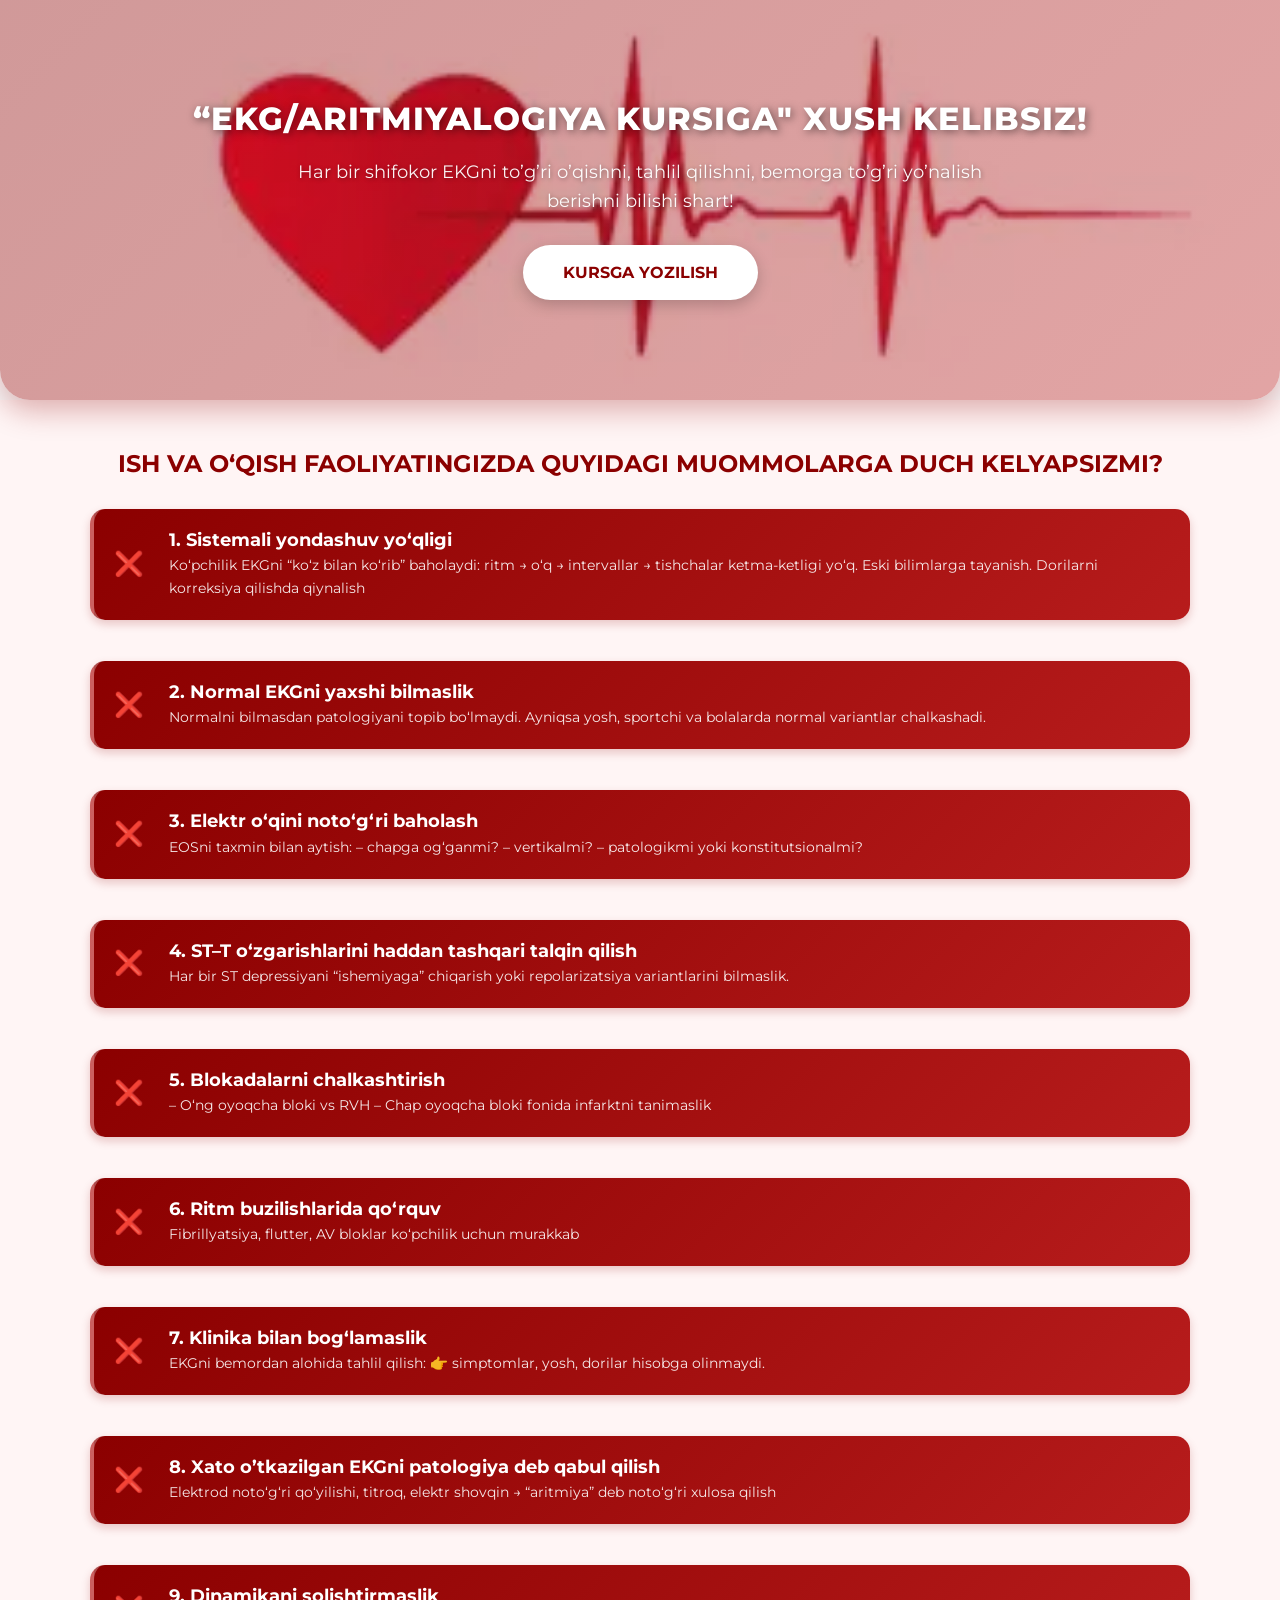
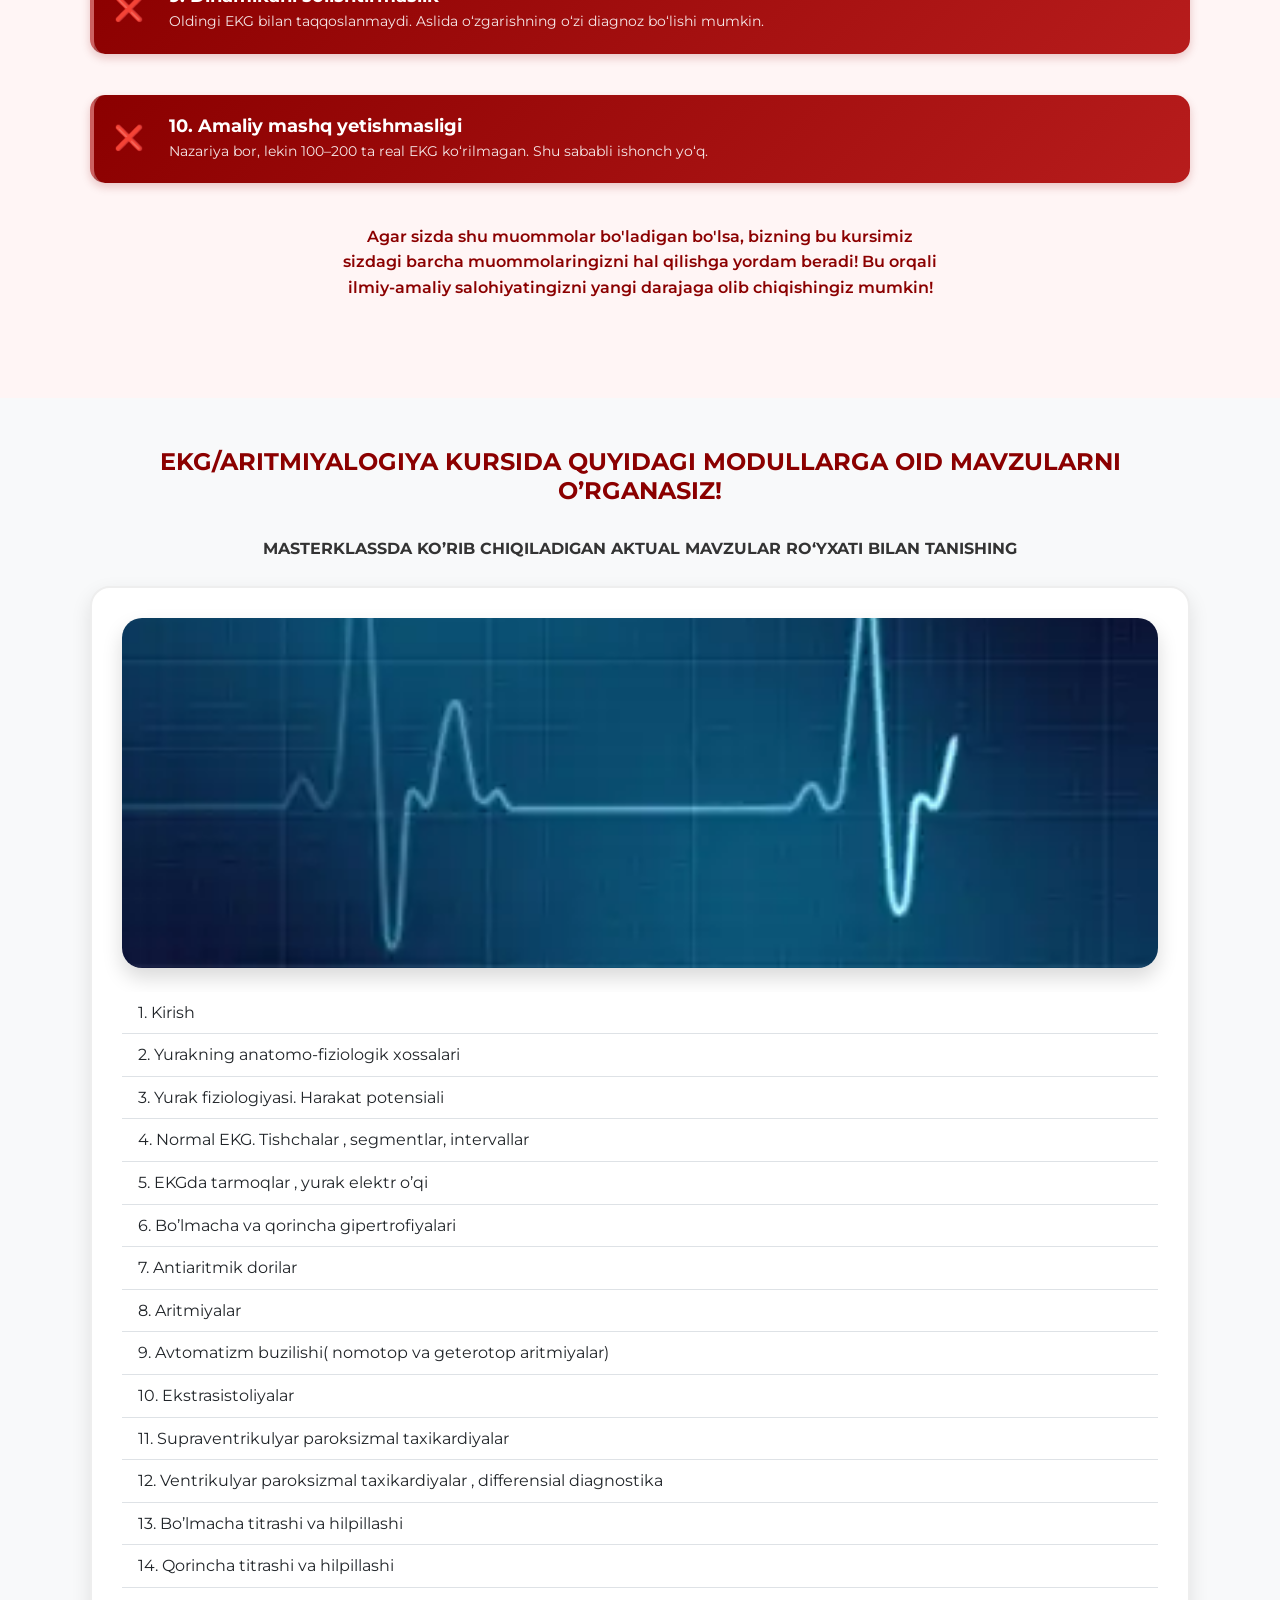
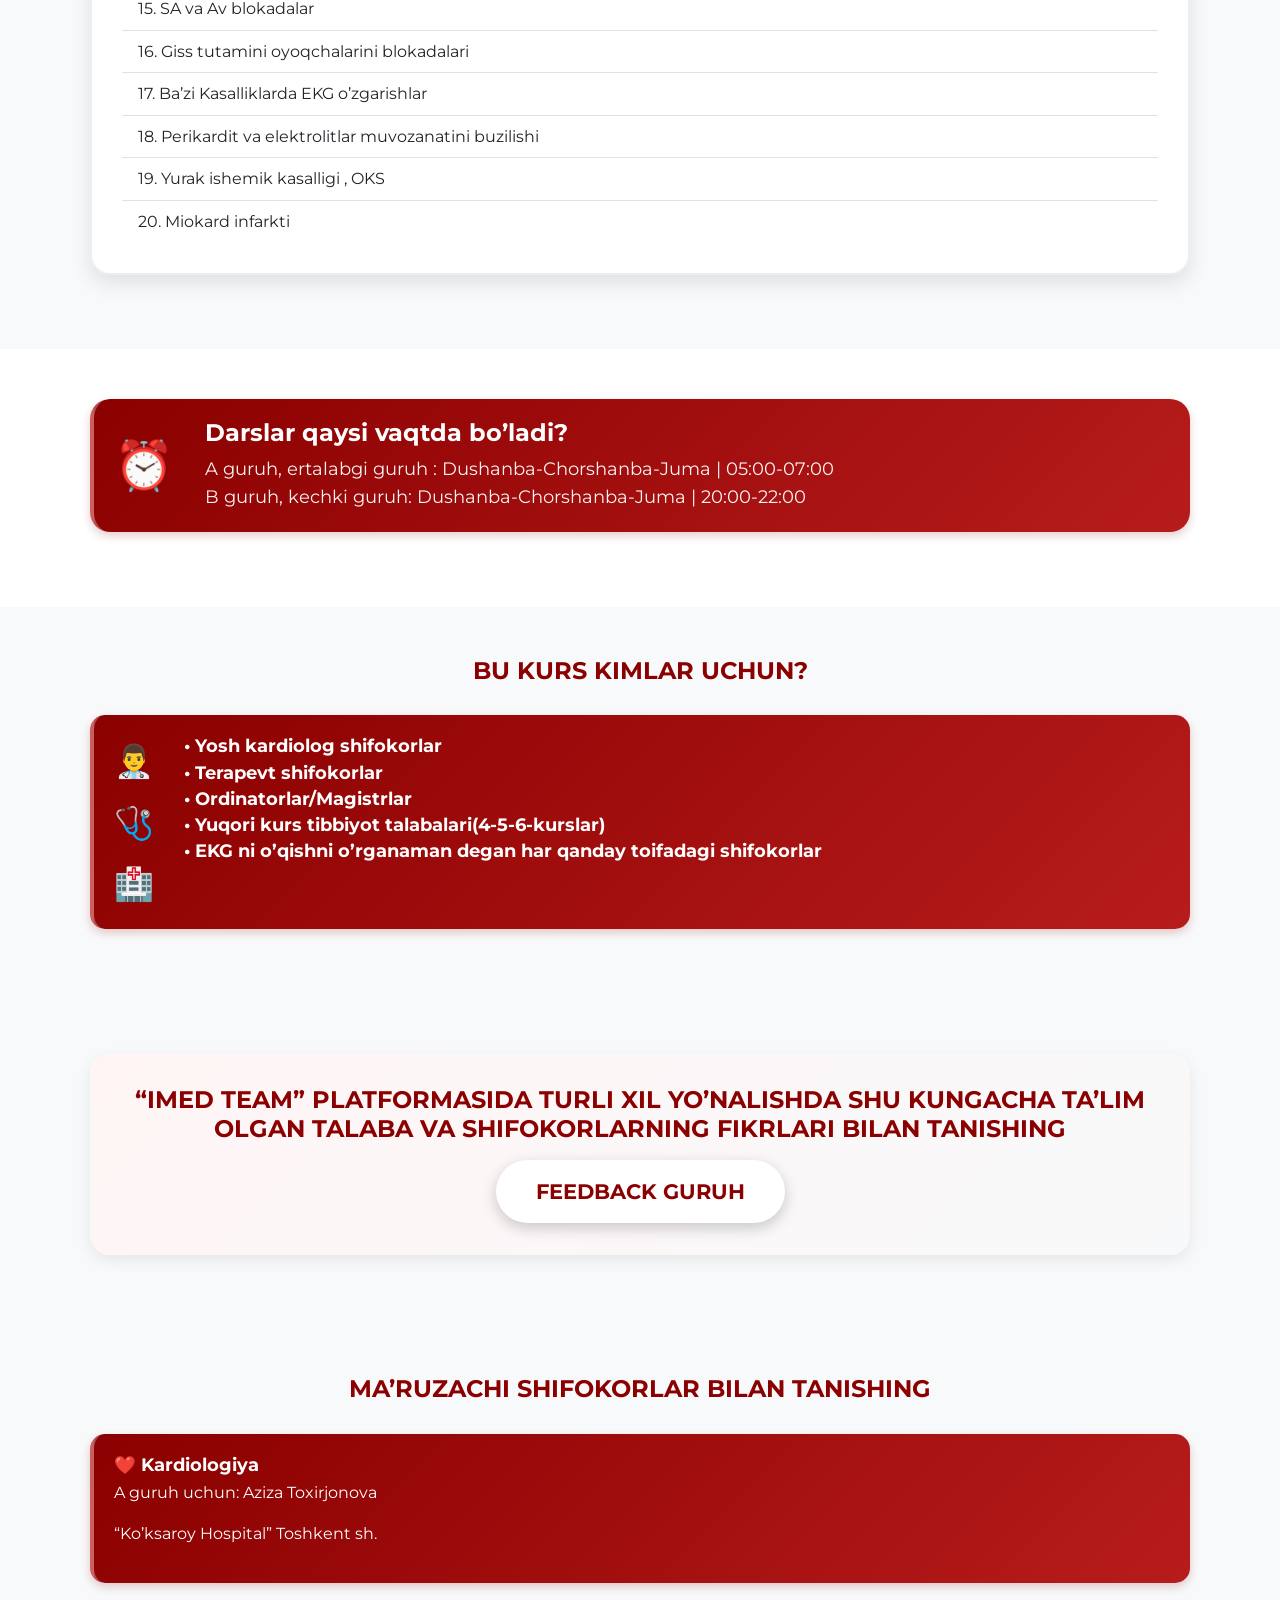
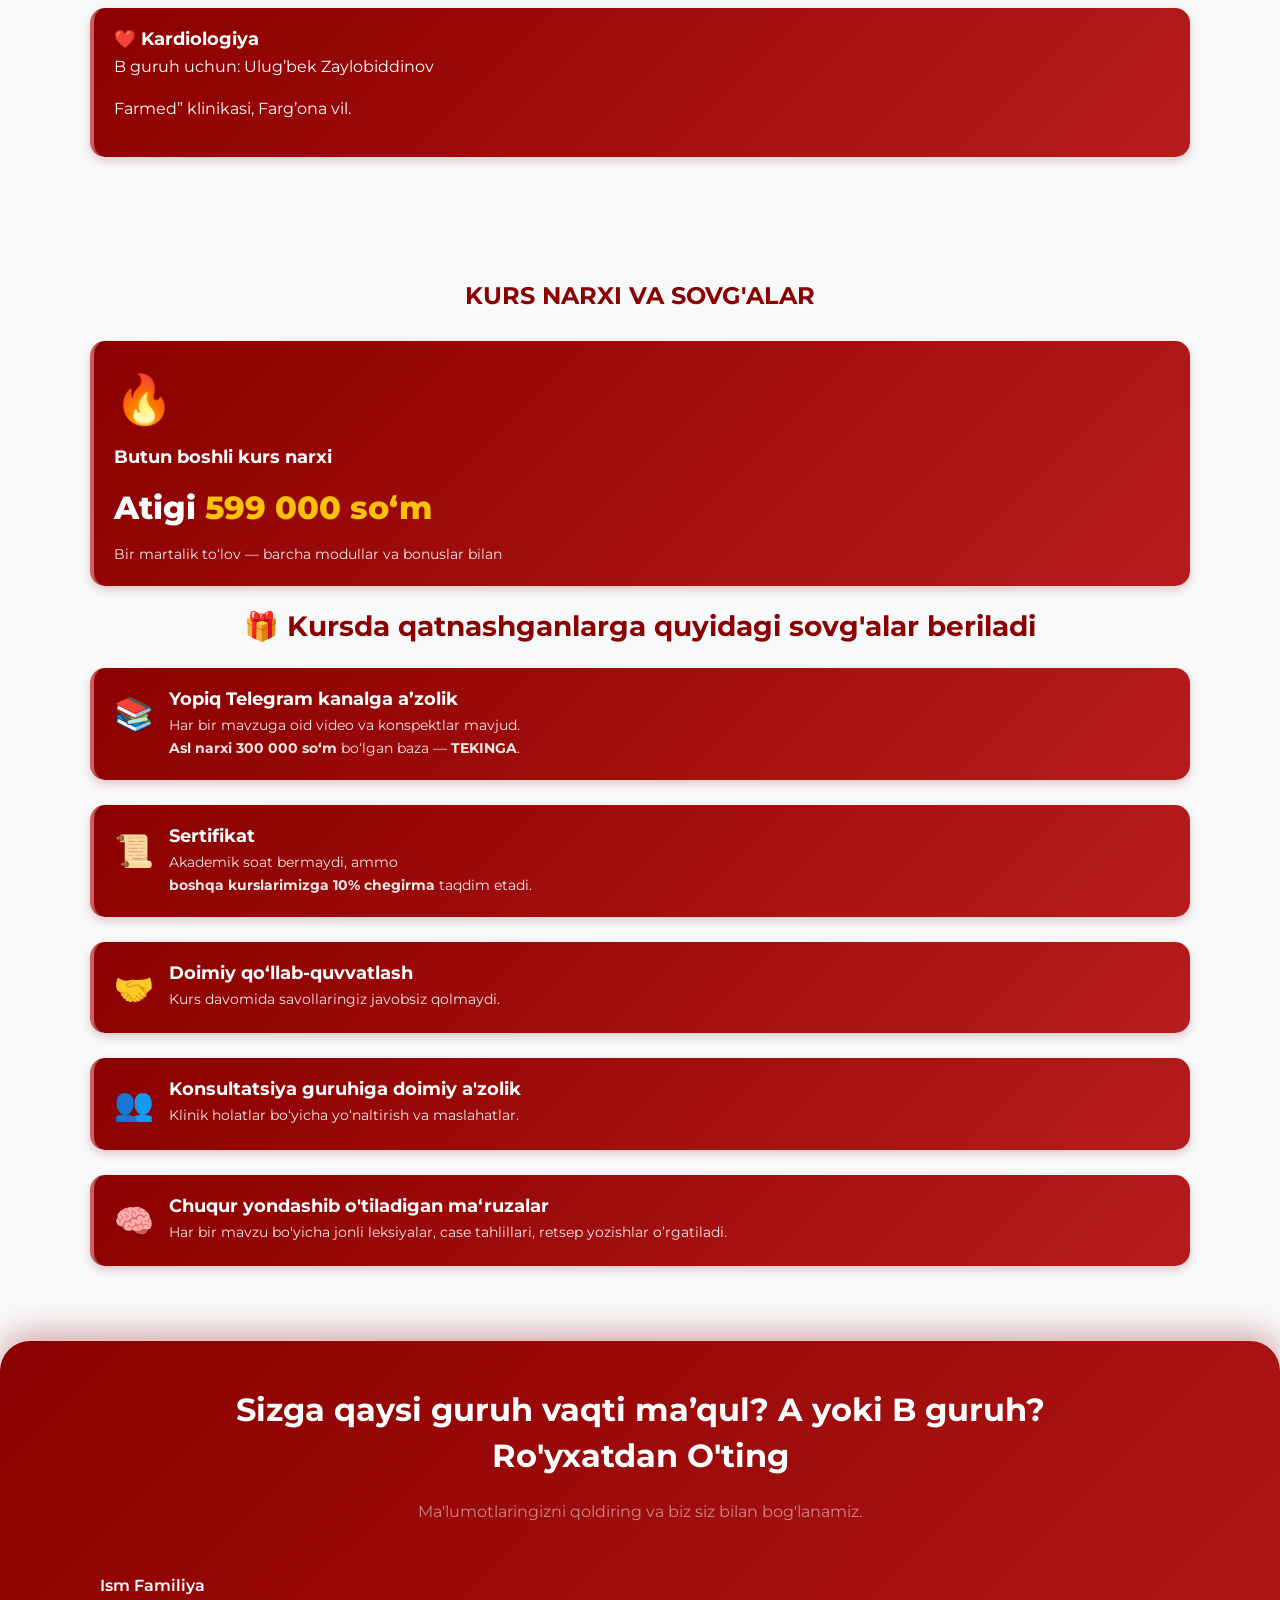
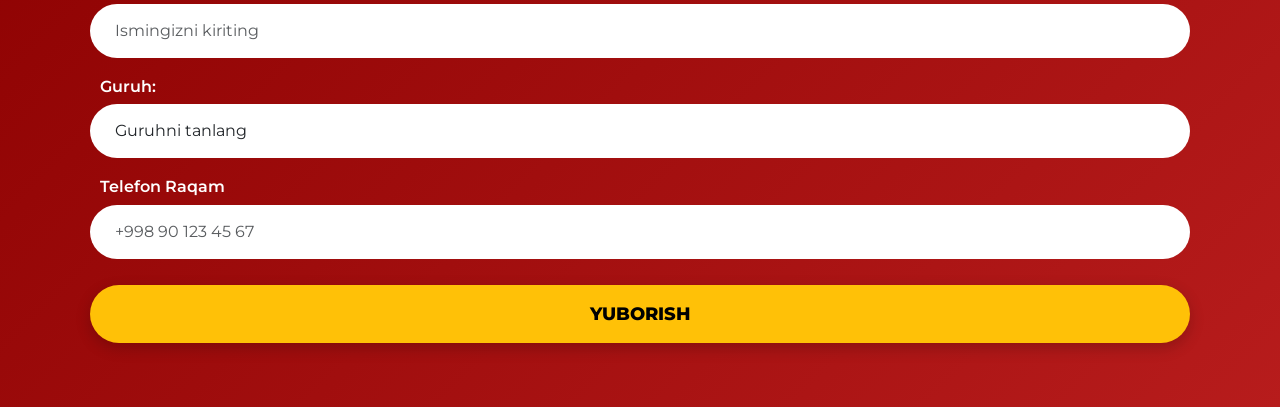
<file: ekg.html>
<!DOCTYPE html>
<html lang="uz">

<head>
    <meta charset="UTF-8">
    <meta name="viewport" content="width=device-width, initial-scale=1.0">
    <title>Intensiv Terapiya kursi</title>
    <!-- Bootstrap 5 CSS -->
    <link href="https://cdn.jsdelivr.net/npm/bootstrap@5.3.0/dist/css/bootstrap.min.css" rel="stylesheet">
    <!-- Google Fonts -->
    <link href="https://fonts.googleapis.com/css2?family=Montserrat:wght@400;600;700;800&display=swap" rel="stylesheet">
    <link rel="stylesheet" href="styles.css">
</head>

<body>

    <!-- Hero Section -->
    <section class="hero-section ekg-hero">
        <div class="container">
            <h1 class="hero-title">“EKG/Aritmiyalogiya kursiga" XUSH KELIBSIZ!</h1>
            <p class="hero-subtitle">Har bir shifokor EKGni to’g’ri o’qishni, tahlil qilishni, bemorga to’g’ri yo’nalish
                berishni bilishi shart!</p>
            <a href="#signup" class="btn-custom-light">KURSGA YOZILISH</a>
        </div>
    </section>

    <!-- Problems Section -->
    <section class="section-padding" style="background-color: var(--problems-bg);">
        <div class="container">
            <h2 class="section-header">ISH VA OʻQISH FAOLIYATINGIZDA QUYIDAGI MUOMMOLARGA DUCH KELYAPSIZMI?</h2>

            <div class="d-flex flex-column gap-3">

                <div class="feature-item align-items-center">
                    <div class="feature-icon" style="font-size: 1.5rem;">❌</div>
                    <div>
                        <h3 class="feature-title mb-1">1. Sistemali yondashuv yo‘qligi</h3>
                        <p class="feature-text small">Ko‘pchilik EKGni “ko‘z bilan ko‘rib” baholaydi: ritm → o‘q →
                            intervallar → tishchalar ketma-ketligi yo‘q. Eski bilimlarga tayanish. Dorilarni korreksiya
                            qilishda qiynalish</p>
                    </div>
                </div>

                <div class="feature-item align-items-center">
                    <div class="feature-icon" style="font-size: 1.5rem;">❌</div>
                    <div>
                        <h3 class="feature-title mb-1">2. Normal EKGni yaxshi bilmaslik</h3>
                        <p class="feature-text small">Normalni bilmasdan patologiyani topib bo‘lmaydi. Ayniqsa yosh,
                            sportchi va bolalarda normal variantlar chalkashadi.</p>
                    </div>
                </div>

                <div class="feature-item align-items-center">
                    <div class="feature-icon" style="font-size: 1.5rem;">❌</div>
                    <div>
                        <h3 class="feature-title mb-1">3. Elektr o‘qini noto‘g‘ri baholash</h3>
                        <p class="feature-text small">EOSni taxmin bilan aytish: – chapga og‘ganmi? – vertikalmi? –
                            patologikmi yoki konstitutsionalmi?</p>
                    </div>
                </div>

                <div class="feature-item align-items-center">
                    <div class="feature-icon" style="font-size: 1.5rem;">❌</div>
                    <div>
                        <h3 class="feature-title mb-1">4. ST–T o‘zgarishlarini haddan tashqari talqin qilish</h3>
                        <p class="feature-text small">Har bir ST depressiyani “ishemiyaga” chiqarish yoki
                            repolarizatsiya variantlarini bilmaslik.</p>
                    </div>
                </div>

                <div class="feature-item align-items-center">
                    <div class="feature-icon" style="font-size: 1.5rem;">❌</div>
                    <div>
                        <h3 class="feature-title mb-1">5. Blokadalarni chalkashtirish</h3>
                        <p class="feature-text small">– O‘ng oyoqcha bloki vs RVH – Chap oyoqcha bloki fonida infarktni
                            tanimaslik</p>
                    </div>
                </div>

                <div class="feature-item align-items-center">
                    <div class="feature-icon" style="font-size: 1.5rem;">❌</div>
                    <div>
                        <h3 class="feature-title mb-1">6. Ritm buzilishlarida qo‘rquv</h3>
                        <p class="feature-text small">Fibrillyatsiya, flutter, AV bloklar ko‘pchilik uchun murakkab</p>
                    </div>
                </div>

                <div class="feature-item align-items-center">
                    <div class="feature-icon" style="font-size: 1.5rem;">❌</div>
                    <div>
                        <h3 class="feature-title mb-1">7. Klinika bilan bog‘lamaslik</h3>
                        <p class="feature-text small">EKGni bemordan alohida tahlil qilish: 👉 simptomlar, yosh, dorilar
                            hisobga olinmaydi.</p>
                    </div>
                </div>

                <div class="feature-item align-items-center">
                    <div class="feature-icon" style="font-size: 1.5rem;">❌</div>
                    <div>
                        <h3 class="feature-title mb-1">8. Xato o’tkazilgan EKGni patologiya deb qabul qilish</h3>
                        <p class="feature-text small">Elektrod noto‘g‘ri qo‘yilishi, titroq, elektr shovqin → “aritmiya”
                            deb noto‘g‘ri xulosa qilish</p>
                    </div>
                </div>

                <div class="feature-item align-items-center">
                    <div class="feature-icon" style="font-size: 1.5rem;">❌</div>
                    <div>
                        <h3 class="feature-title mb-1">9. Dinamikani solishtirmaslik</h3>
                        <p class="feature-text small">Oldingi EKG bilan taqqoslanmaydi. Aslida o‘zgarishning o‘zi
                            diagnoz bo‘lishi mumkin.</p>
                    </div>
                </div>

                <div class="feature-item align-items-center">
                    <div class="feature-icon" style="font-size: 1.5rem;">❌</div>
                    <div>
                        <h3 class="feature-title mb-1">10. Amaliy mashq yetishmasligi</h3>
                        <p class="feature-text small">Nazariya bor, lekin 100–200 ta real EKG ko‘rilmagan. Shu sababli
                            ishonch yo‘q.</p>
                    </div>
                </div>

                <p class="text-center mb-5"
                    style="max-width: 600px; margin: 0 auto; color: var(--primary-red); font-weight: 600;">
                    Agar sizda shu muommolar bo'ladigan bo'lsa, bizning bu kursimiz sizdagi barcha muommolaringizni hal
                    qilishga yordam beradi! Bu orqali ilmiy-amaliy salohiyatingizni yangi darajaga olib chiqishingiz
                    mumkin!
                </p>

            </div>
        </div>
    </section>

    <!-- Course Info Section (Topics) -->
    <section class="section-padding course-section">
        <div class="container">
            <h2 class="section-header">EKG/Aritmiyalogiya kursida quyidagi modullarga oid mavzularni o’rganasiz!</h2>
            <p class="text-center mb-4 fw-bold">MASTERKLASSDA KO’RIB CHIQILADIGAN AKTUAL MAVZULAR ROʻYXATI BILAN
                TANISHING</p>

            <div class="course-card mb-4 text-start">
                <img src="./assets/masterklass-ekg.webp" alt="Masterklass"
                    class="img-fluid img-rounded-custom mb-4 w-100" style="object-fit: cover; max-height: 350px;">

                <ul class="list-group list-group-flush">
                    <li class="list-group-item">1. Kirish </li>
                    <li class="list-group-item">2. Yurakning anatomo-fiziologik xossalari</li>
                    <li class="list-group-item">3. Yurak fiziologiyasi. Harakat potensiali </li>
                    <li class="list-group-item">4. Normal EKG. Tishchalar , segmentlar, intervallar </li>
                    <li class="list-group-item">5. EKGda tarmoqlar , yurak elektr o’qi </li>
                    <li class="list-group-item">6. Bo’lmacha va qorincha gipertrofiyalari </li>
                    <li class="list-group-item">7. Antiaritmik dorilar</li>
                    <li class="list-group-item">8. Aritmiyalar</li>
                    <li class="list-group-item">9. Avtomatizm buzilishi( nomotop va geterotop aritmiyalar) </li>
                    <li class="list-group-item">10. Ekstrasistoliyalar </li>
                    <li class="list-group-item">11. Supraventrikulyar paroksizmal taxikardiyalar </li>
                    <li class="list-group-item">12. Ventrikulyar paroksizmal taxikardiyalar , differensial diagnostika
                    </li>
                    <li class="list-group-item">13. Bo’lmacha titrashi va hilpillashi</li>
                    <li class="list-group-item">14. Qorincha titrashi va hilpillashi </li>
                    <li class="list-group-item">15. SA va Av blokadalar </li>
                    <li class="list-group-item">16. Giss tutamini oyoqchalarini blokadalari </li>
                    <li class="list-group-item">17. Ba’zi Kasalliklarda EKG o’zgarishlar </li>
                    <li class="list-group-item">18. Perikardit va elektrolitlar muvozanatini buzilishi </li>
                    <li class="list-group-item">19. Yurak ishemik kasalligi , OKS </li>
                    <li class="list-group-item">20. Miokard infarkti </li>
                </ul>
            </div>
        </div>
    </section>

    <!-- Lesson Schedule Section -->
    <section class="section-padding" style="background-color: var(--white);">
        <div class="container">
            <div class="feature-item align-items-center" style="background: var(--gradient-red); border-radius: 20px;">
                <div class="feature-icon" style="font-size: 3rem; color: #fff;">⏰</div>
                <div class="ms-3">
                    <h2 class="text-white mb-2" style="font-size: 1.5rem;">Darslar qaysi vaqtda bo’ladi?</h2>
                    <p class="text-white mb-0" style="font-size: 1.1rem; opacity: 0.95;">
                        A guruh, ertalabgi guruh : Dushanba-Chorshanba-Juma | 05:00-07:00 <br>
                        B guruh, kechki guruh: Dushanba-Chorshanba-Juma | 20:00-22:00 <br>
                    </p>
                </div>
            </div>
        </div>
    </section>

    <!-- Features Section (Audience/Benefits) -->
    <section class="section-padding features-section">
        <div class="container">
            <h2 class="section-header">Bu kurs kimlar uchun?</h2>

            <div class="feature-item">
                <div class="icons-vertical">
                    <div class="feature-icon">👨‍⚕️</div>
                    <div class="feature-icon">🩺</div>
                    <div class="feature-icon">🏥</div>
                </div>

                <div>
                    <h3 class="feature-title">• Yosh kardiolog shifokorlar</h3>
                    <h3 class="feature-title">• Terapevt shifokorlar</h3>
                    <h3 class="feature-title">• Ordinatorlar/Magistrlar</h3>
                    <h3 class="feature-title">• Yuqori kurs tibbiyot talabalari(4-5-6-kurslar)</h3>
                    <h3 class="feature-title">• EKG ni o’qishni o’rganaman degan har qanday toifadagi shifokorlar</h3>
                </div>
            </div>
        </div>
    </section>

    <!-- Testimonials Section -->
    <section class="section-padding testimonials-section">
        <div class="container">
            <div class="testimonial-card text-center">
                <h2 class="section-header mb-3">
                    “iMed Team” platformasida turli xil yo’nalishda shu kungacha
                    ta’lim olgan talaba va shifokorlarning fikrlari bilan tanishing
                </h2>
                <div style="font-size: 1.3rem; font-weight: 700; color: var(--primary-red);">
                    <button class="btn-custom-light"
                        onclick="window.open('https://t.me/imedteam_feedback', '_blank')">Feedback Guruh</button>
                </div>
            </div>
        </div>
    </section>

    <!--Instructors section-->
    <section class="section-padding features-section">
        <div class="container">
            <h2 class="section-header">Ma’ruzachi shifokorlar bilan tanishing</h2>
            <div class="feature-item">
                <div>
                    <h3 class="feature-title">❤️ Kardiologiya</h3>
                    <p style="color: white !important;">A guruh uchun: Aziza Toxirjonova</p>
                    <p style="color: white !important;"> “Ko’ksaroy Hospital” Toshkent sh.</p>
                </div>
            </div>

            <div class="feature-item">
                <div>
                    <h3 class="feature-title">❤️ Kardiologiya</h3>
                    <p style="color: white !important;">B guruh uchun: Ulug’bek Zaylobiddinov</p>
                    <p style="color: white !important;">Farmed” klinikasi, Farg’ona vil.</p>
                </div>
            </div>
        </div>
    </section>


    <!--Price and bonuses section-->
    <section class="section-padding features-section">
        <div class="container">
            <h2 class="section-header">Kurs narxi va sovg'alar</h2>
            <div class="feature-item text-center mb-4" style="flex-direction: column;">
                <div class="feature-icon" style="font-size: 3rem;">🔥</div>
                <h3 class="feature-title mt-2">Butun boshli kurs narxi</h3>
                <p style="font-size: 2rem; font-weight: 800; color: #fff; margin: 10px 0;">
                    Atigi <span style="color:#FFC107;">599 000 so‘m</span>
                </p>
                <p class="feature-text">
                    Bir martalik to‘lov — barcha modullar va bonuslar bilan
                </p>
            </div>

            <!-- GIFTS -->
            <h3 class="text-center mb-4 fw-bold" style="color: var(--primary-red);">
                🎁 Kursda qatnashganlarga quyidagi sovg'alar beriladi
            </h3>

            <div class="feature-item">
                <div class="feature-icon">📚</div>
                <div>
                    <h3 class="feature-title">
                        Yopiq Telegram kanalga a’zolik
                    </h3>
                    <p class="feature-text">
                        Har bir mavzuga oid video va konspektlar mavjud.<br>
                        <b>Asl narxi 300 000 so‘m</b> bo‘lgan baza — <b>TEKINGA</b>.
                    </p>
                </div>
            </div>

            <div class="feature-item">
                <div class="feature-icon">📜</div>
                <div>
                    <h3 class="feature-title">
                        Sertifikat
                    </h3>
                    <p class="feature-text">
                        Akademik soat bermaydi, ammo<br>
                        <b>boshqa kurslarimizga 10% chegirma</b> taqdim etadi.
                    </p>
                </div>
            </div>

            <div class="feature-item">
                <div class="feature-icon">🤝</div>
                <div>
                    <h3 class="feature-title">
                        Doimiy qo‘llab-quvvatlash
                    </h3>
                    <p class="feature-text">
                        Kurs davomida savollaringiz javobsiz qolmaydi.
                    </p>
                </div>
            </div>

            <div class="feature-item">
                <div class="feature-icon">👥</div>
                <div>
                    <h3 class="feature-title">
                        Konsultatsiya guruhiga doimiy a'zolik
                    </h3>
                    <p class="feature-text">
                        Klinik holatlar bo‘yicha yo‘naltirish va maslahatlar.
                    </p>
                </div>
            </div>

            <div class="feature-item">
                <div class="feature-icon">🧠</div>
                <div>
                    <h3 class="feature-title">
                        Chuqur yondashib o'tiladigan ma‘ruzalar
                    </h3>
                    <p class="feature-text">
                        Har bir mavzu bo'yicha jonli leksiyalar, case tahlillari, retsep yozishlar
                        o’rgatiladi.
                    </p>
                </div>
            </div>

        </div>
    </section>


    <!-- Form Section -->
    <section id="signup" class="section-padding form-section">
        <div class="container">
            <h2 class="text-center">Sizga qaysi guruh vaqti ma’qul? A yoki B guruh?</h2>
            <h2 class="text-center mb-4 text-white">Ro'yxatdan O'ting</h2>
            <p class="text-center mb-5 text-white-50">Ma'lumotlaringizni qoldiring va biz siz bilan bog'lanamiz.</p>

            <form id="courseForm">
                <div class="mb-3">
                    <label for="name" class="form-label text-white">Ism Familiya</label>
                    <input type="text" class="form-control" id="name" name="name" required
                        placeholder="Ismingizni kiriting">
                </div>
                <div class="mb-3">
                    <label for="group" class="form-label text-white">Guruh:</label>
                    <select class="form-control" id="group" name="group" required>
                        <option value="" disabled selected>Guruhni tanlang</option>
                        <option value="A guruh">A guruh (05:00-07:00)</option>
                        <option value="B guruh">B guruh (20:00-22:00)</option>
                    </select>
                </div>
                <div class="mb-3">
                    <label for="phone" class="form-label text-white">Telefon Raqam</label>
                    <input type="tel" class="form-control" id="phone" name="phone" required
                        placeholder="+998 90 123 45 67">
                </div>
                <input type="hidden" name="page" value="EKG">

                <button type="submit" class="btn-submit">YUBORISH</button>
            </form>
            <div id="formMessage" class="mt-4 text-center fw-bold text-white"></div>
        </div>
    </section>

    <script>
        const scriptURL = 'https://script.google.com/macros/s/AKfycbwP-SKx43wfITFSWNgaCMx2Rn1xuQMq_xcO0MHOuPdSWDoFuWdKaTaqXI_FC_oAcyve/exec';

        document.addEventListener('DOMContentLoaded', () => {
            const form = document.getElementById('courseForm');
            const message = document.getElementById('formMessage');
            if (!form) return;

            form.addEventListener('submit', async (e) => {
                e.preventDefault();

                const btn = form.querySelector('button[type="submit"]');
                const originalText = btn ? btn.textContent : 'YUBORISH';

                const name = (form.querySelector('#name')?.value || '').trim();
                const group = (form.querySelector('#group')?.value || '').trim();
                const numberRaw = (form.querySelector('#phone')?.value || '').trim();

                if (!name || !group || !numberRaw) {
                    alert("Iltimos barcha maydonlarni to'ldiring");
                    return;
                }

                const number = numberRaw.replace(/\s/g, '');
                if (!/^\+998\d{9}$/.test(number)) {
                    alert("Telefon raqam +998 bilan bo'lsin. Masalan: +998901234567");
                    return;
                }

                if (btn) { btn.disabled = true; btn.textContent = "YUBORILMOQDA..."; }
                if (message) { message.textContent = ""; message.style.color = "white"; }

                const data = new URLSearchParams();
                data.append('name', name);
                data.append('group', group);
                data.append('phone', number);
                data.append('page', 'EKG');

                try {
                    await fetch(scriptURL, {
                        method: 'POST',
                        mode: 'no-cors',
                        body: data
                    });

                    // Success - Google Apps Script doesn't return readable response with no-cors
                    if (message) { message.textContent = "Muvaffaqiyatli yuborildi! ✅"; }
                    form.reset();

                    if (btn) {
                        btn.textContent = "YUBORILDI";
                        setTimeout(() => {
                            btn.disabled = false;
                            btn.textContent = originalText;
                            if (message) message.textContent = "";
                        }, 2500);
                    }
                } catch (err) {
                    console.error(err);
                    if (message) {
                        message.textContent = "Xatolik: Qayta urinib ko'ring";
                        message.style.color = "#ffcccc";
                    }
                    if (btn) { btn.disabled = false; btn.textContent = originalText; }
                }
            });

            // Smooth scroll for anchor links
            document.querySelectorAll('a[href^="#"]').forEach(anchor => {
                anchor.addEventListener('click', function (e) {
                    e.preventDefault();
                    const targetId = this.getAttribute('href');
                    const targetElement = document.querySelector(targetId);
                    if (targetElement) {
                        targetElement.scrollIntoView({ behavior: 'smooth' });
                    }
                });
            });
        });
    </script>
</body>

</html>
</file>
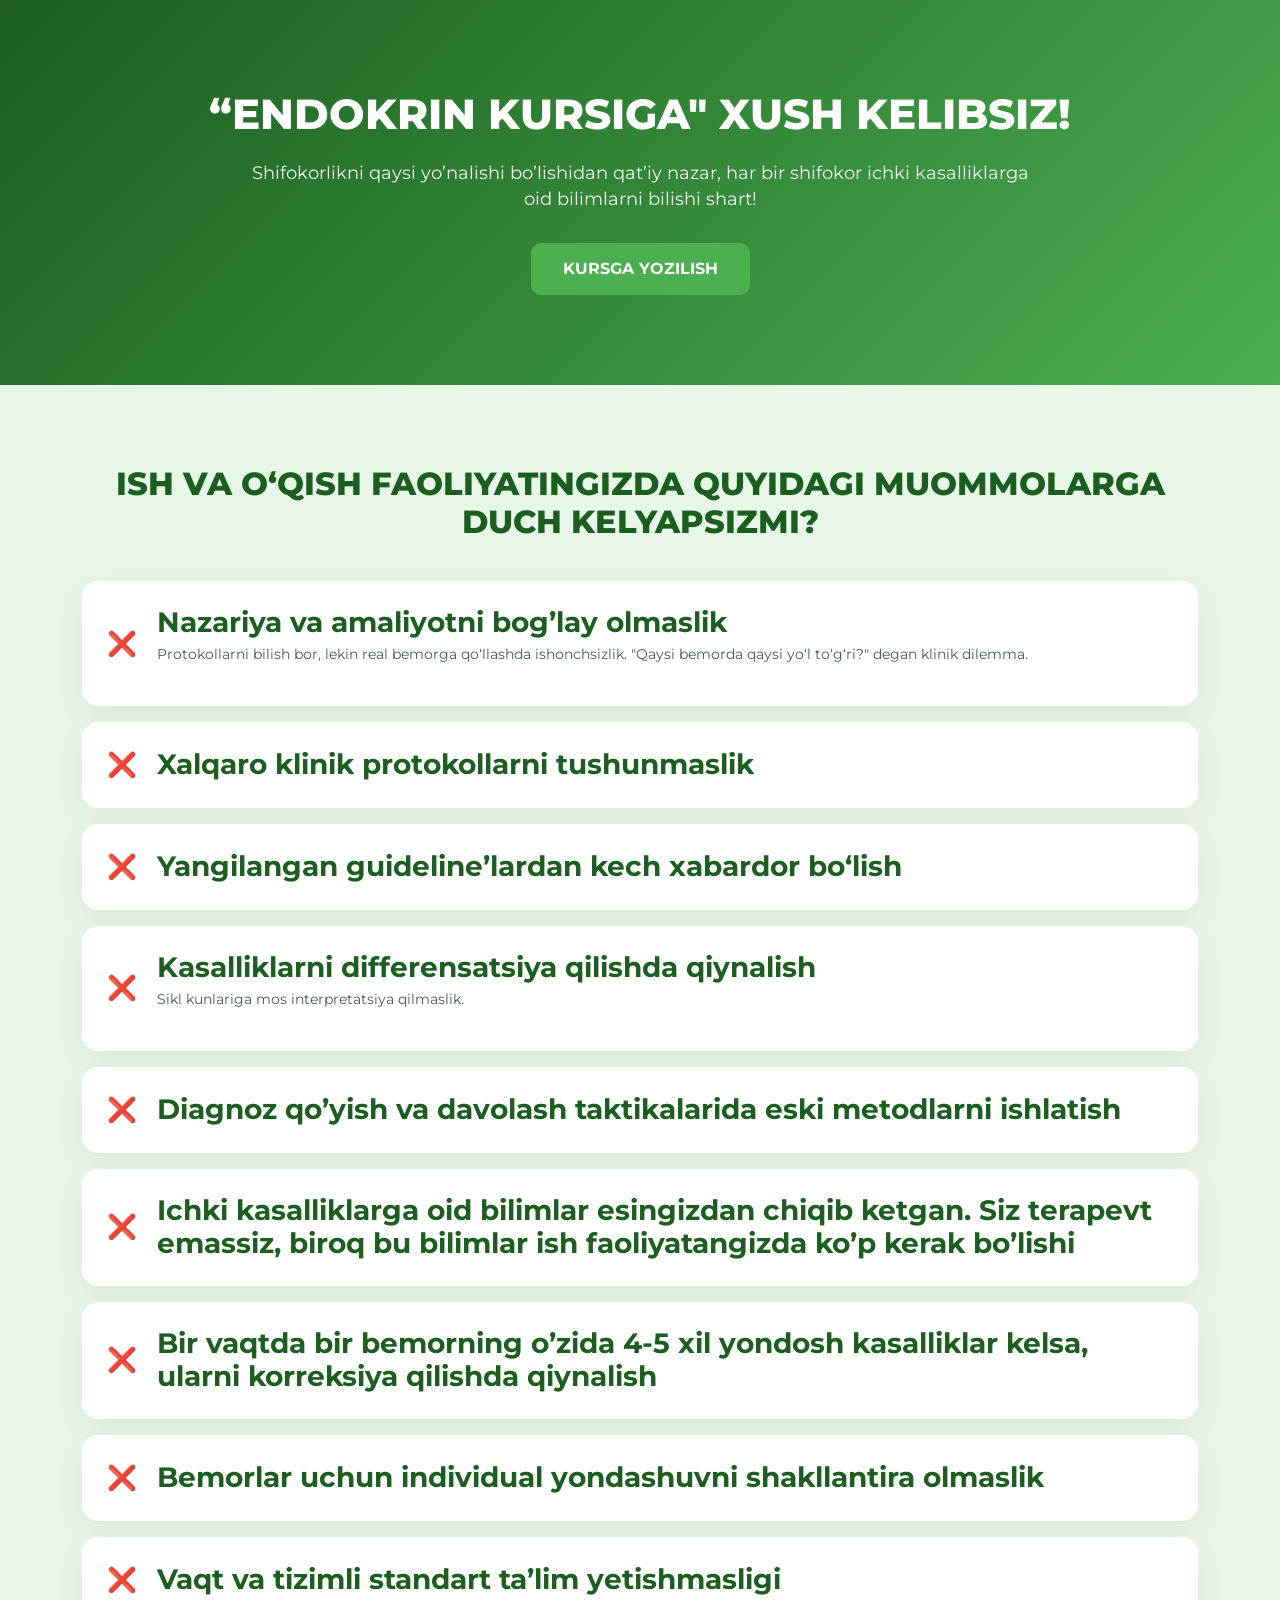
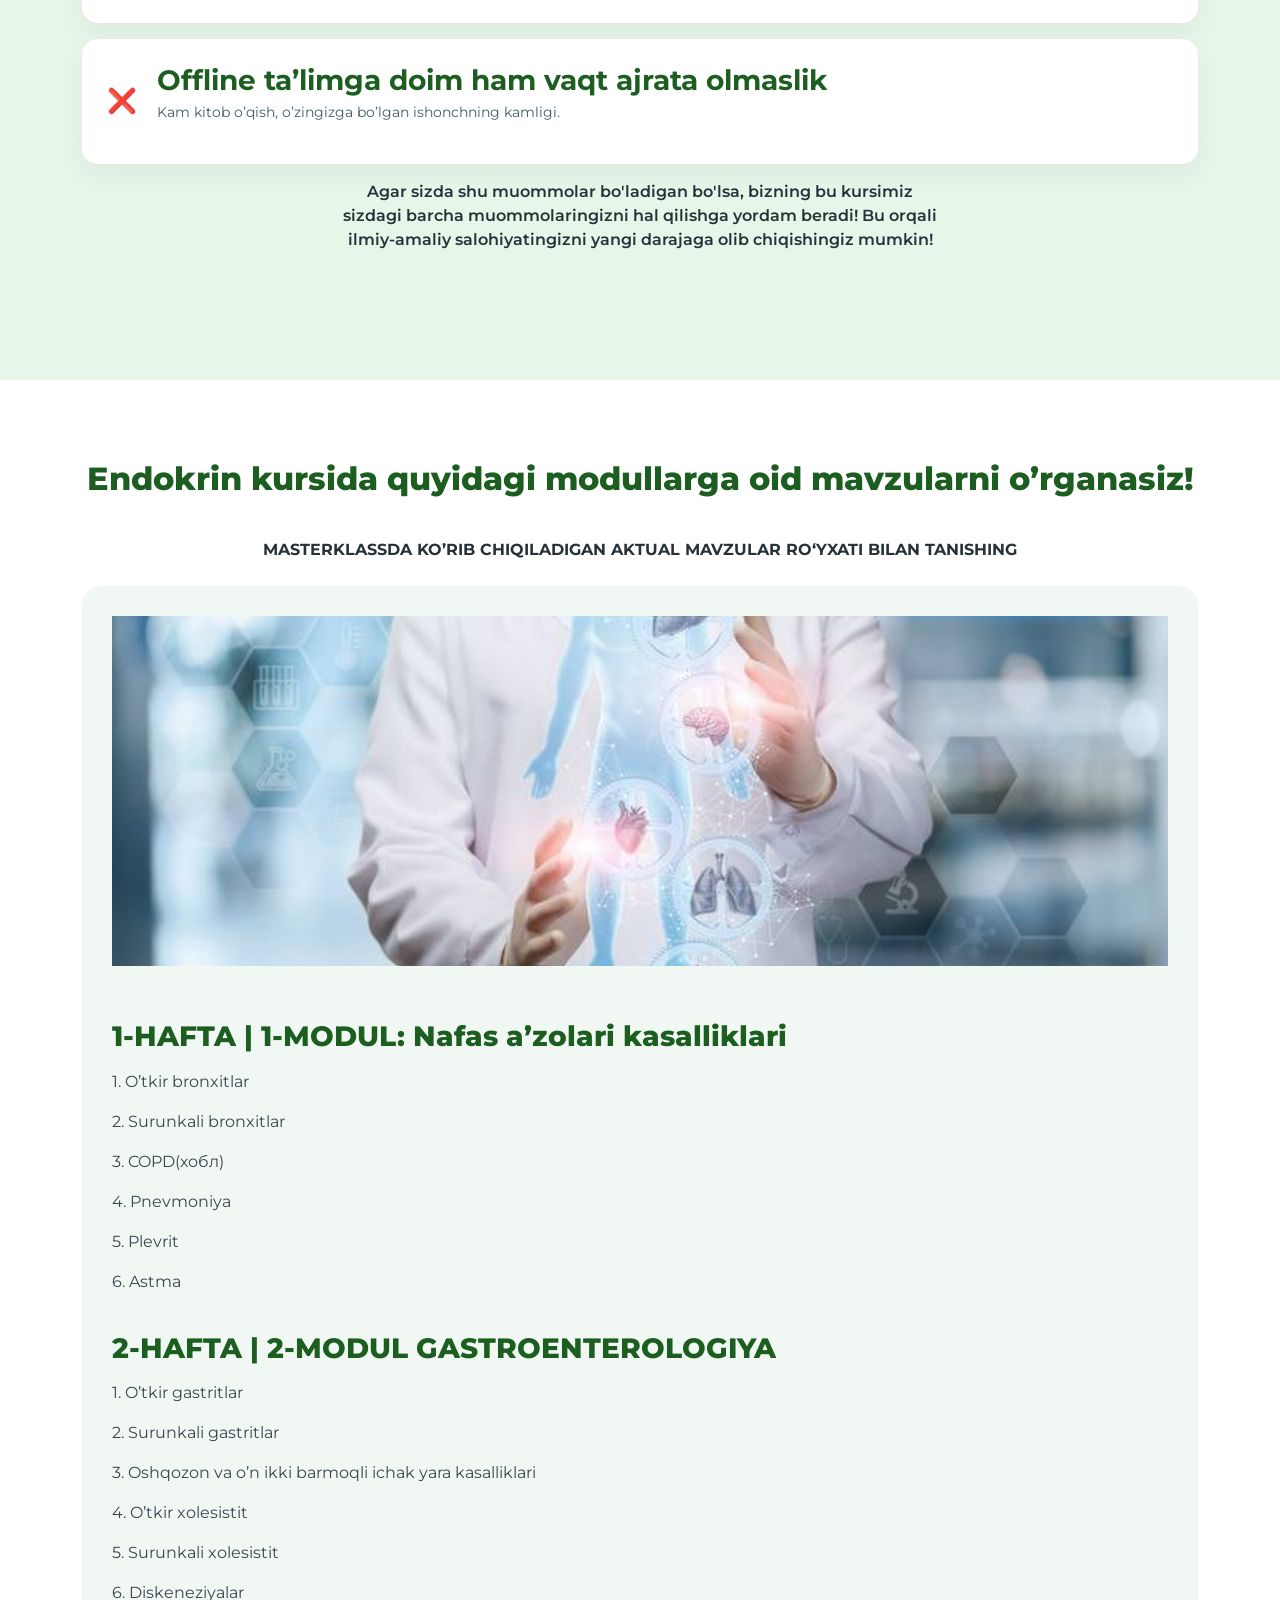
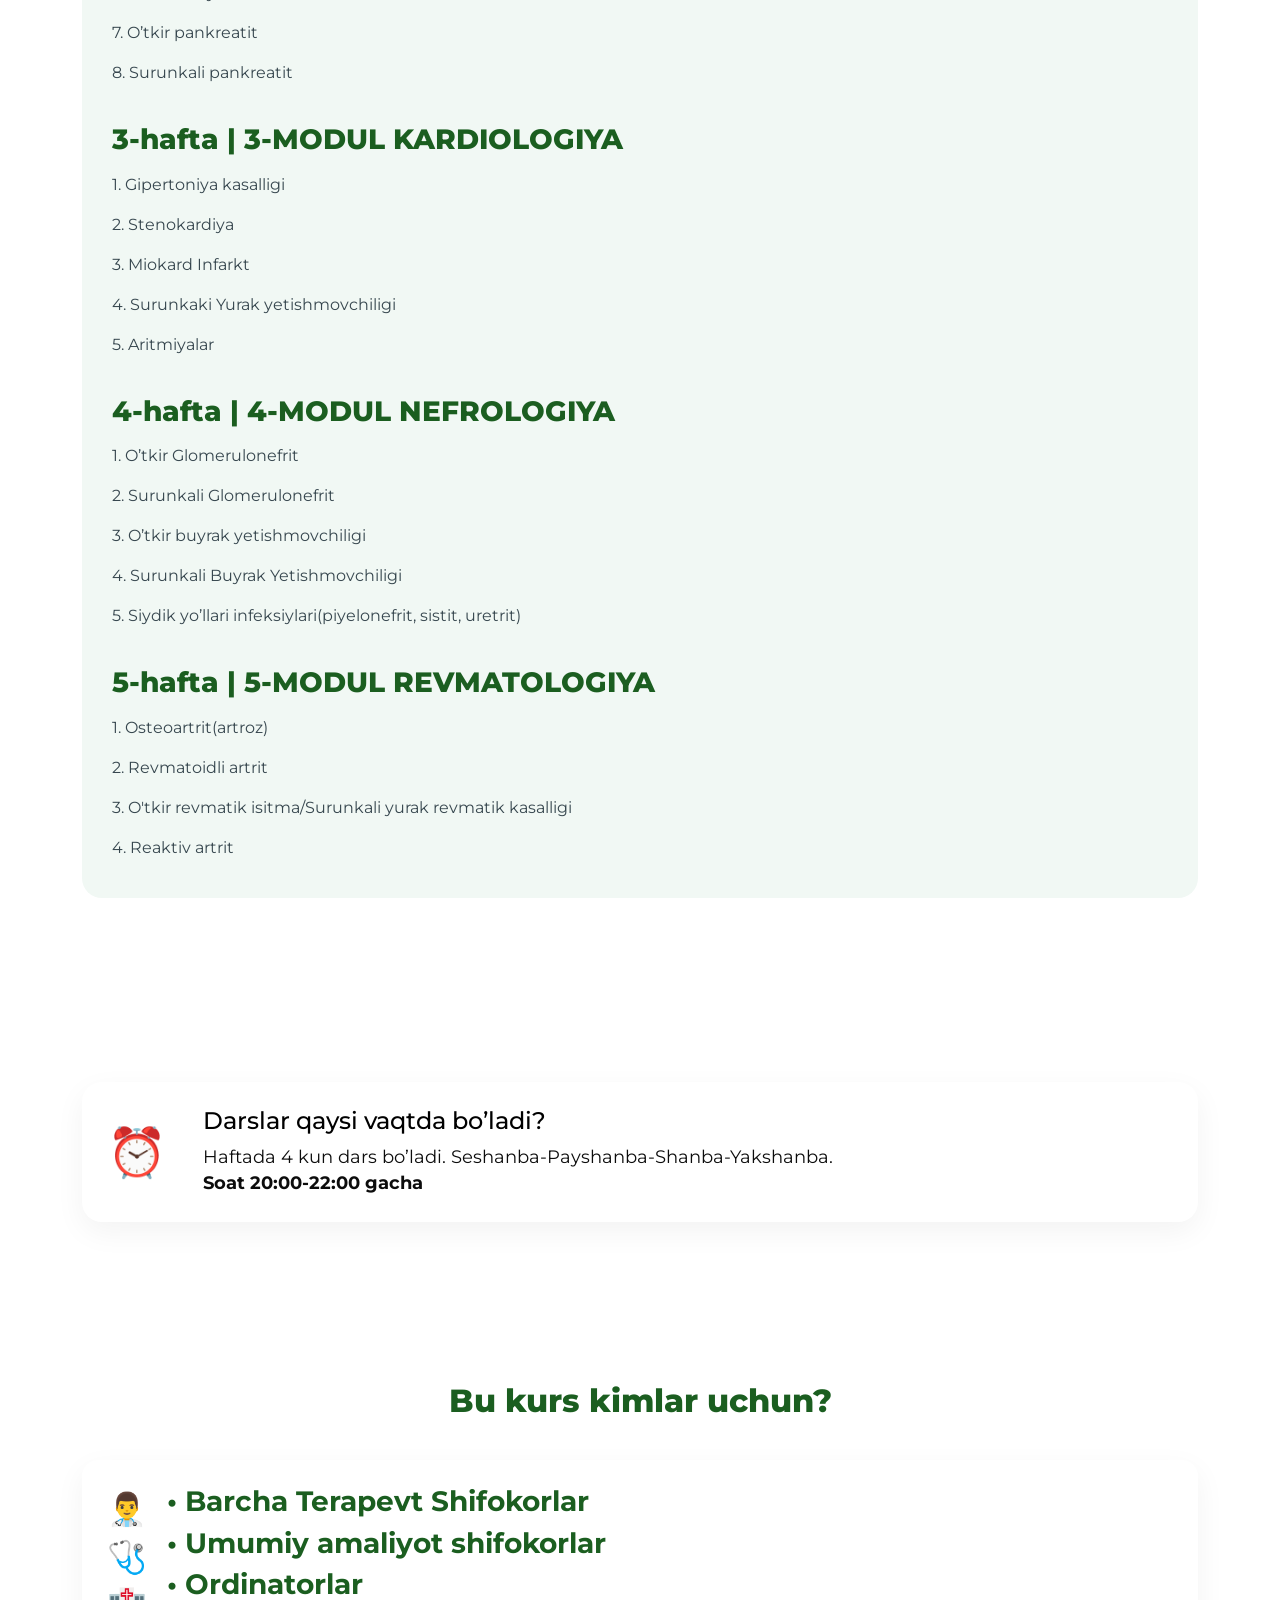
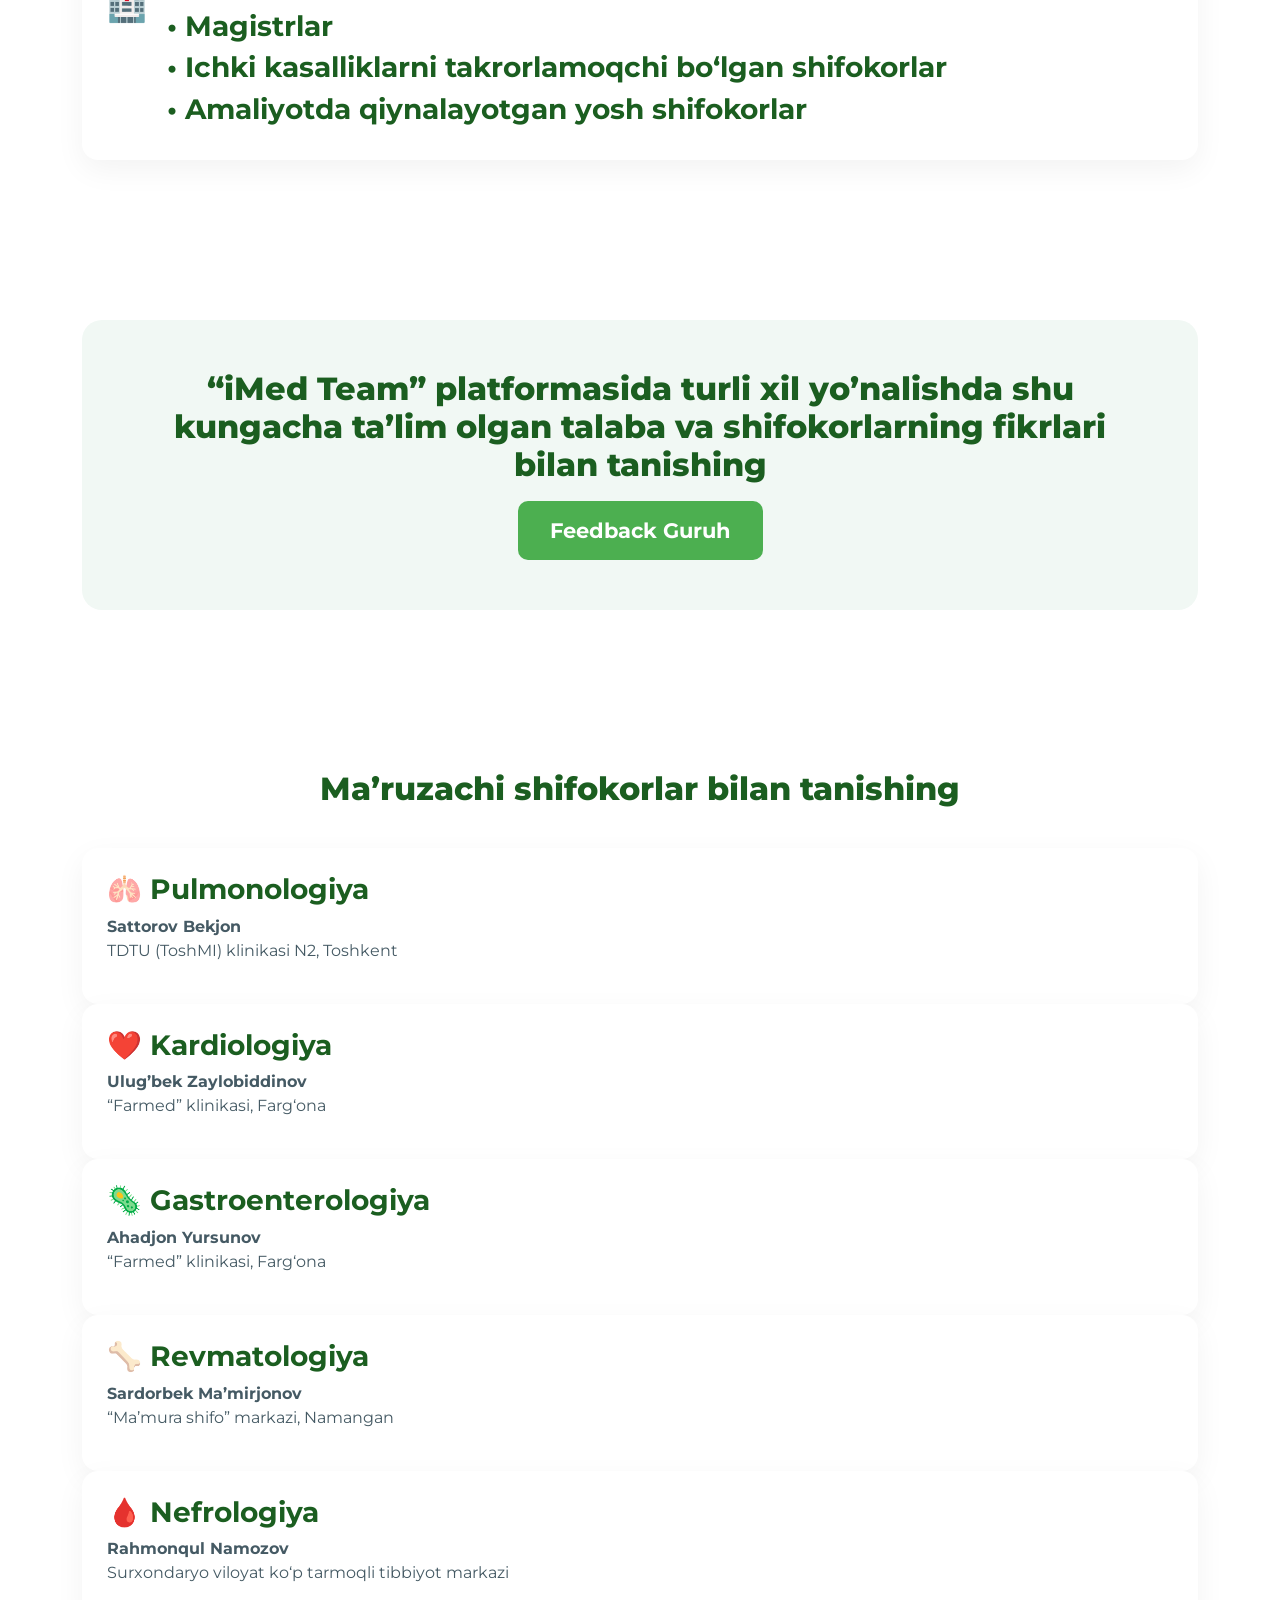
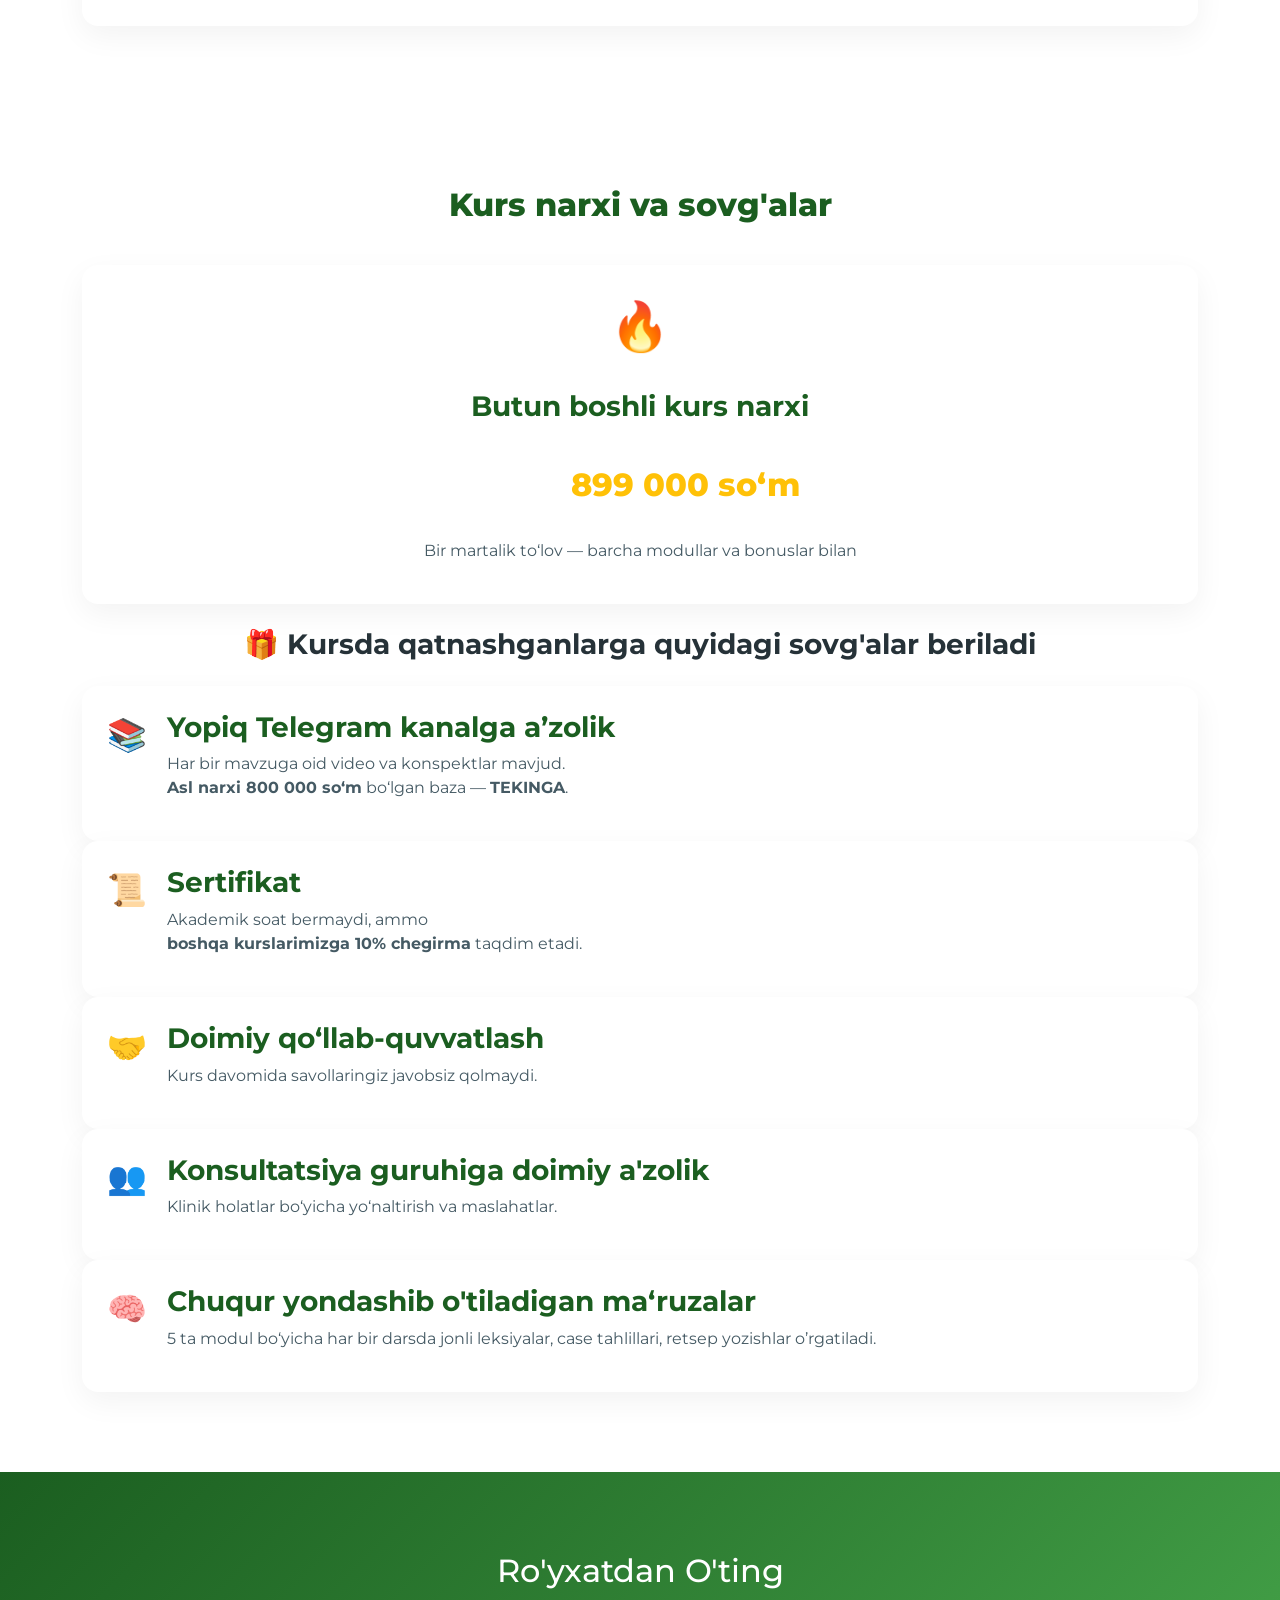
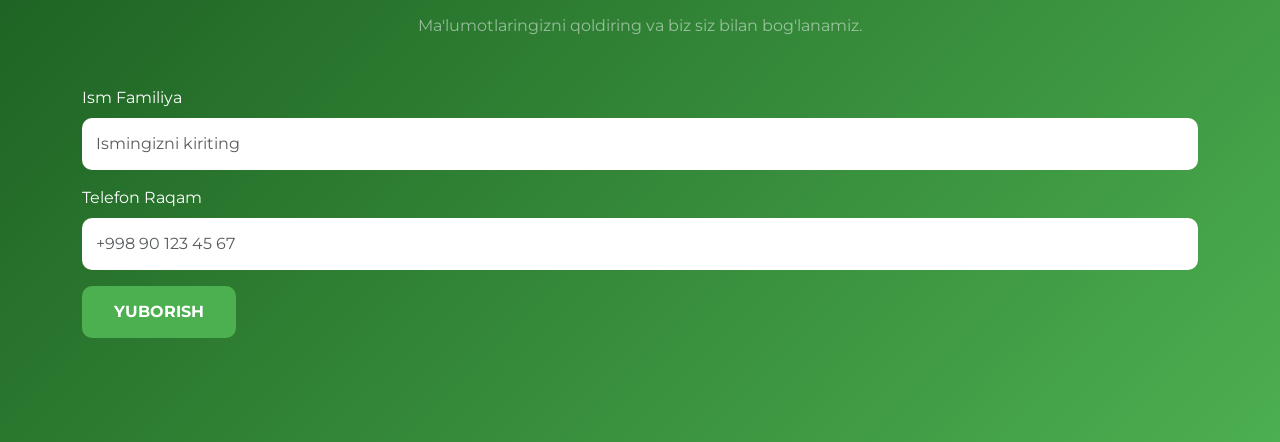
<file: endokrin.html>
<!DOCTYPE html>
<html lang="uz">

<head>
    <meta charset="UTF-8">
    <meta name="viewport" content="width=device-width, initial-scale=1.0">
    <title>Intensiv Terapiya kursi</title>
    <!-- Bootstrap 5 CSS -->
    <link href="https://cdn.jsdelivr.net/npm/bootstrap@5.3.0/dist/css/bootstrap.min.css" rel="stylesheet">
    <!-- Google Fonts -->
    <link href="https://fonts.googleapis.com/css2?family=Montserrat:wght@400;600;700;800&display=swap" rel="stylesheet">
    <link rel="stylesheet" href="style-endokrin.css">
</head>

<body>

    <!-- Hero Section -->
    <section class="hero-section">
        <div class="container">
            <h1 class="hero-title">“ENDOKRIN KURSIGA" XUSH KELIBSIZ!</h1>
            <p class="hero-subtitle">Shifokorlikni qaysi yo’nalishi bo’lishidan qat’iy nazar, har bir shifokor ichki
                kasalliklarga oid bilimlarni bilishi shart!</p>
            <a href="#signup" class="btn-custom-light">KURSGA YOZILISH</a>
        </div>
    </section>

    <!-- Problems Section -->
    <section class="section-padding" style="background-color: var(--problems-bg);">
        <div class="container">
            <h2 class="section-header">ISH VA OʻQISH FAOLIYATINGIZDA QUYIDAGI MUOMMOLARGA DUCH KELYAPSIZMI?</h2>

            <div class="d-flex flex-column gap-3">

                <div class="feature-item align-items-center">
                    <div class="feature-icon" style="font-size: 1.5rem;">❌</div>
                    <div>
                        <h3 class="feature-title mb-1">Nazariya va amaliyotni bog’lay olmaslik</h3>
                        <p class="feature-text small">Protokollarni bilish bor, lekin real bemorga qo‘llashda
                            ishonchsizlik. "Qaysi bemorda qaysi yo‘l to‘g‘ri?" degan klinik dilemma.</p>
                    </div>
                </div>

                <div class="feature-item align-items-center">
                    <div class="feature-icon" style="font-size: 1.5rem;">❌</div>
                    <div>
                        <h3 class="feature-title mb-0">Xalqaro klinik protokollarni tushunmaslik</h3>
                    </div>
                </div>

                <div class="feature-item align-items-center">
                    <div class="feature-icon" style="font-size: 1.5rem;">❌</div>
                    <div>
                        <h3 class="feature-title mb-0">Yangilangan guideline’lardan kech xabardor bo‘lish</h3>
                    </div>
                </div>

                <div class="feature-item align-items-center">
                    <div class="feature-icon" style="font-size: 1.5rem;">❌</div>
                    <div>
                        <h3 class="feature-title mb-1">Kasalliklarni differensatsiya qilishda qiynalish</h3>
                        <p class="feature-text small">Sikl kunlariga mos interpretatsiya qilmaslik.</p>
                    </div>
                </div>

                <div class="feature-item align-items-center">
                    <div class="feature-icon" style="font-size: 1.5rem;">❌</div>
                    <div>
                        <h3 class="feature-title mb-0">Diagnoz qo’yish va davolash taktikalarida eski metodlarni
                            ishlatish</h3>
                    </div>
                </div>

                <div class="feature-item align-items-center">
                    <div class="feature-icon" style="font-size: 1.5rem;">❌</div>
                    <div>
                        <h3 class="feature-title mb-0">Ichki kasalliklarga oid bilimlar esingizdan chiqib ketgan. Siz
                            terapevt emassiz, biroq bu bilimlar ish faoliyatangizda ko’p kerak bo’lishi</h3>
                    </div>
                </div>

                <div class="feature-item align-items-center">
                    <div class="feature-icon" style="font-size: 1.5rem;">❌</div>
                    <div>
                        <h3 class="feature-title mb-0">Bir vaqtda bir bemorning o’zida 4-5 xil yondosh kasalliklar
                            kelsa, ularni korreksiya qilishda qiynalish</h3>
                    </div>
                </div>

                <div class="feature-item align-items-center">
                    <div class="feature-icon" style="font-size: 1.5rem;">❌</div>
                    <div>
                        <h3 class="feature-title mb-0">Bemorlar uchun individual yondashuvni shakllantira olmaslik</h3>
                    </div>
                </div>

                <div class="feature-item align-items-center">
                    <div class="feature-icon" style="font-size: 1.5rem;">❌</div>
                    <div>
                        <h3 class="feature-title mb-0">Vaqt va tizimli standart ta’lim yetishmasligi</h3>
                    </div>
                </div>

                <div class="feature-item align-items-center">
                    <div class="feature-icon" style="font-size: 1.5rem;">❌</div>
                    <div>
                        <h3 class="feature-title mb-1">Offline ta’limga doim ham vaqt ajrata olmaslik</h3>
                        <p class="feature-text small">Kam kitob o’qish, o’zingizga bo’lgan ishonchning kamligi.</p>
                    </div>
                </div>

                <p class="text-center mb-5"
                    style="max-width: 600px; margin: 0 auto; color: var(--primary-red); font-weight: 600;">
                    Agar sizda shu muommolar bo'ladigan bo'lsa, bizning bu kursimiz sizdagi barcha muommolaringizni hal
                    qilishga yordam beradi! Bu orqali ilmiy-amaliy salohiyatingizni yangi darajaga olib chiqishingiz
                    mumkin!
                </p>

            </div>
        </div>
    </section>

    <!-- Course Info Section (Topics) -->
    <section class="section-padding course-section">
        <div class="container">
            <h2 class="section-header">Endokrin kursida quyidagi modullarga oid mavzularni o’rganasiz!</h2>
            <p class="text-center mb-4 fw-bold">MASTERKLASSDA KO’RIB CHIQILADIGAN AKTUAL MAVZULAR ROʻYXATI BILAN
                TANISHING</p>

            <div class="course-card mb-4 text-start">
                <img src="./assets/masterklass.jpg" alt="Masterklass" class="img-fluid img-rounded-custom mb-4 w-100"
                    style="object-fit: cover; max-height: 350px;">

                <h3>1-HAFTA | 1-MODUL: Nafas a’zolari kasalliklari</h3>

                <ul class="list-group list-group-flush">
                    <li class="list-group-item">1. O’tkir bronxitlar</li>
                    <li class="list-group-item">2. Surunkali bronxitlar</li>
                    <li class="list-group-item">3. COPD(хобл)</li>
                    <li class="list-group-item">4. Pnevmoniya </li>
                    <li class="list-group-item">5. Plevrit</li>
                    <li class="list-group-item">6. Astma</li>
                </ul>

                <h3>2-HAFTA | 2-MODUL GASTROENTEROLOGIYA</h3>

                <ul class="list-group list-group-flush">
                    <li class="list-group-item">1. O’tkir gastritlar</li>
                    <li class="list-group-item">2. Surunkali gastritlar</li>
                    <li class="list-group-item">3. Oshqozon va o’n ikki barmoqli ichak yara kasalliklari</li>
                    <li class="list-group-item">4. O’tkir xolesistit </li>
                    <li class="list-group-item">5. Surunkali xolesistit</li>
                    <li class="list-group-item">6. Diskeneziyalar</li>
                    <li class="list-group-item">7. O’tkir pankreatit</li>
                    <li class="list-group-item">8. Surunkali pankreatit</li>
                </ul>

                <h3>3-hafta | 3-MODUL KARDIOLOGIYA</h3>

                <ul class="list-group list-group-flush">
                    <li class="list-group-item">1. Gipertoniya kasalligi</li>
                    <li class="list-group-item">2. Stenokardiya</li>
                    <li class="list-group-item">3. Miokard Infarkt</li>
                    <li class="list-group-item">4. Surunkaki Yurak yetishmovchiligi </li>
                    <li class="list-group-item">5. Aritmiyalar</li>
                </ul>

                <h3>4-hafta | 4-MODUL NEFROLOGIYA</h3>

                <ul class="list-group list-group-flush">
                    <li class="list-group-item">1. O’tkir Glomerulonefrit</li>
                    <li class="list-group-item">2. Surunkali Glomerulonefrit</li>
                    <li class="list-group-item">3. O’tkir buyrak yetishmovchiligi</li>
                    <li class="list-group-item">4. Surunkali Buyrak Yetishmovchiligi </li>
                    <li class="list-group-item">5. Siydik yo’llari infeksiylari(piyelonefrit, sistit, uretrit)</li>
                </ul>

                <h3>5-hafta | 5-MODUL REVMATOLOGIYA</h3>

                <ul class="list-group list-group-flush">
                    <li class="list-group-item">1. Osteoartrit(artroz)</li>
                    <li class="list-group-item">2. Revmatoidli artrit</li>
                    <li class="list-group-item">3. O'tkir revmatik isitma/Surunkali yurak revmatik kasalligi</li>
                    <li class="list-group-item">4. Reaktiv artrit </li>
                </ul>
            </div>
        </div>
    </section>

    <!-- Lesson Schedule Section -->
    <section class="section-padding" style="background-color: var(--white);">
        <div class="container">
            <div class="feature-item align-items-center" style="background: var(--gradient-red); border-radius: 20px;">
                <div class="feature-icon" style="font-size: 3rem; color: #38a700;">⏰</div>
                <div class="ms-3">
                    <h2 class="text-black mb-2" style="font-size: 1.5rem;">Darslar qaysi vaqtda bo’ladi?</h2>
                    <p class="text-black mb-0" style="font-size: 1.1rem; opacity: 0.95;">
                        Haftada 4 kun dars bo’ladi. Seshanba-Payshanba-Shanba-Yakshanba. <br>
                        <strong>Soat 20:00-22:00 gacha</strong>
                    </p>
                </div>
            </div>
        </div>
    </section>

    <!-- Features Section (Audience/Benefits) -->
    <section class="section-padding features-section">
        <div class="container">
            <h2 class="section-header">Bu kurs kimlar uchun?</h2>

            <div class="feature-item">
                <div class="icons-vertical">
                    <div class="feature-icon">👨‍⚕️</div>
                    <div class="feature-icon">🩺</div>
                    <div class="feature-icon">🏥</div>
                </div>

                <div>
                    <h3 class="feature-title">• Barcha Terapevt Shifokorlar</h3>
                    <h3 class="feature-title">• Umumiy amaliyot shifokorlar</h3>
                    <h3 class="feature-title">• Ordinatorlar</h3>
                    <h3 class="feature-title">• Magistrlar</h3>
                    <h3 class="feature-title">• Ichki kasalliklarni takrorlamoqchi bo‘lgan shifokorlar</h3>
                    <h3 class="feature-title">• Amaliyotda qiynalayotgan yosh shifokorlar</h3>
                </div>
            </div>
        </div>
    </section>

    <!-- Testimonials Section -->
    <section class="section-padding testimonials-section">
        <div class="container">
            <div class="testimonial-card text-center">
                <h2 class="section-header mb-3">
                    “iMed Team” platformasida turli xil yo’nalishda shu kungacha
                    ta’lim olgan talaba va shifokorlarning fikrlari bilan tanishing
                </h2>
                <div style="font-size: 1.3rem; font-weight: 700; color: var(--primary-red);">
                    <button class="btn-custom-light"
                        onclick="window.open('https://t.me/imedteam_feedback', '_blank')">Feedback Guruh</button>
                </div>
            </div>
        </div>
    </section>

    <!--Instructors section-->
    <section class="section-padding features-section">
        <div class="container">
            <h2 class="section-header">Ma’ruzachi shifokorlar bilan tanishing</h2>

            <div class="feature-item">
                <div>
                    <h3 class="feature-title">🫁 Pulmonologiya</h3>
                    <p class="feature-text">
                        <b>Sattorov Bekjon</b><br>
                        TDTU (ToshMI) klinikasi N2, Toshkent
                    </p>
                </div>
            </div>

            <div class="feature-item">
                <div>
                    <h3 class="feature-title">❤️ Kardiologiya</h3>
                    <p class="feature-text">
                        <b>Ulug’bek Zaylobiddinov</b><br>
                        “Farmed” klinikasi, Farg‘ona
                    </p>
                </div>
            </div>

            <div class="feature-item">
                <div>
                    <h3 class="feature-title">🦠 Gastroenterologiya</h3>
                    <p class="feature-text">
                        <b>Ahadjon Yursunov</b><br>
                        “Farmed” klinikasi, Farg‘ona
                    </p>
                </div>
            </div>

            <div class="feature-item">
                <div>
                    <h3 class="feature-title">🦴 Revmatologiya</h3>
                    <p class="feature-text">
                        <b>Sardorbek Ma’mirjonov</b><br>
                        “Ma’mura shifo” markazi, Namangan
                    </p>
                </div>
            </div>

            <div class="feature-item">
                <div>
                    <h3 class="feature-title">🩸 Nefrologiya</h3>
                    <p class="feature-text">
                        <b>Rahmonqul Namozov</b><br>
                        Surxondaryo viloyat ko‘p tarmoqli tibbiyot markazi
                    </p>
                </div>
            </div>
        </div>
    </section>


    <!--Price and bonuses section-->
    <section class="section-padding features-section">
        <div class="container">
            <h2 class="section-header">Kurs narxi va sovg'alar</h2>
            <div class="feature-item text-center mb-4" style="flex-direction: column;">
                <div class="feature-icon" style="font-size: 3rem;">🔥</div>
                <h3 class="feature-title mt-2">Butun boshli kurs narxi</h3>
                <p style="font-size: 2rem; font-weight: 800; color: #fff; margin: 10px 0;">
                    Atigi <span style="color:#FFC107;">899 000 so‘m</span>
                </p>
                <p class="feature-text">
                    Bir martalik to‘lov — barcha modullar va bonuslar bilan
                </p>
            </div>

            <!-- GIFTS -->
            <h3 class="text-center mb-4 fw-bold" style="color: var(--primary-red);">
                🎁 Kursda qatnashganlarga quyidagi sovg'alar beriladi
            </h3>

            <div class="feature-item">
                <div class="feature-icon">📚</div>
                <div>
                    <h3 class="feature-title">
                        Yopiq Telegram kanalga a’zolik
                    </h3>
                    <p class="feature-text">
                        Har bir mavzuga oid video va konspektlar mavjud.<br>
                        <b>Asl narxi 800 000 so‘m</b> bo‘lgan baza — <b>TEKINGA</b>.
                    </p>
                </div>
            </div>

            <div class="feature-item">
                <div class="feature-icon">📜</div>
                <div>
                    <h3 class="feature-title">
                        Sertifikat
                    </h3>
                    <p class="feature-text">
                        Akademik soat bermaydi, ammo<br>
                        <b>boshqa kurslarimizga 10% chegirma</b> taqdim etadi.
                    </p>
                </div>
            </div>

            <div class="feature-item">
                <div class="feature-icon">🤝</div>
                <div>
                    <h3 class="feature-title">
                        Doimiy qo‘llab-quvvatlash
                    </h3>
                    <p class="feature-text">
                        Kurs davomida savollaringiz javobsiz qolmaydi.
                    </p>
                </div>
            </div>

            <div class="feature-item">
                <div class="feature-icon">👥</div>
                <div>
                    <h3 class="feature-title">
                        Konsultatsiya guruhiga doimiy a'zolik
                    </h3>
                    <p class="feature-text">
                        Klinik holatlar bo‘yicha yo‘naltirish va maslahatlar.
                    </p>
                </div>
            </div>

            <div class="feature-item">
                <div class="feature-icon">🧠</div>
                <div>
                    <h3 class="feature-title">
                        Chuqur yondashib o'tiladigan ma‘ruzalar
                    </h3>
                    <p class="feature-text">
                        5 ta modul bo‘yicha har bir darsda jonli leksiyalar, case tahlillari, retsep yozishlar
                        o’rgatiladi.
                    </p>
                </div>
            </div>

        </div>
    </section>


    <!-- Form Section -->
    <section id="signup" class="section-padding form-section">
        <div class="container">
            <h2 class="text-center mb-4 text-white">Ro'yxatdan O'ting</h2>
            <p class="text-center mb-5 text-white-50">Ma'lumotlaringizni qoldiring va biz siz bilan bog'lanamiz.</p>

            <form id="courseForm">
                <div class="mb-3">
                    <label for="name" class="form-label text-white">Ism Familiya</label>
                    <input type="text" class="form-control" id="name" name="name" required
                        placeholder="Ismingizni kiriting">
                </div>
                <div class="mb-3">
                    <label for="phone" class="form-label text-white">Telefon Raqam</label>
                    <input type="tel" class="form-control" id="phone" name="phone" required
                        placeholder="+998 90 123 45 67">
                </div>
                <input type="hidden" name="page" value="Endokrin">

                <button type="submit" class="btn-submit">YUBORISH</button>
            </form>
            <div id="formMessage" class="mt-4 text-center fw-bold text-white"></div>
        </div>
    </section>

    <script>
        const scriptURL = 'https://script.google.com/macros/s/AKfycbwP-SKx43wfITFSWNgaCMx2Rn1xuQMq_xcO0MHOuPdSWDoFuWdKaTaqXI_FC_oAcyve/exec';

        document.addEventListener('DOMContentLoaded', () => {
            const form = document.getElementById('courseForm');
            const message = document.getElementById('formMessage');
            if (!form) return;

            form.addEventListener('submit', async (e) => {
                e.preventDefault();

                const btn = form.querySelector('button[type="submit"]');
                const originalText = btn ? btn.textContent : 'YUBORISH';

                const name = (form.querySelector('#name')?.value || '').trim();
                const numberRaw = (form.querySelector('#phone')?.value || '').trim();
                if (!name || !numberRaw) {
                    alert("Iltimos ism va telefon raqamni to'ldiring");
                    return;
                }

                const number = numberRaw.replace(/\s/g, '');
                if (!/^\+998\d{9}$/.test(number)) {
                    alert("Telefon raqam +998 bilan bo‘lsin. Masalan: +998901234567");
                    return;
                }

                if (btn) { btn.disabled = true; btn.textContent = "YUBORILMOQDA..."; }
                if (message) { message.textContent = ""; message.style.color = "white"; }

                const data = new URLSearchParams();
                data.append('name', name);
                data.append('phone', number);
                data.append('page', 'Endokrin');

                try {
                    await fetch(scriptURL, {
                        method: 'POST',
                        mode: 'no-cors',
                        body: data
                    });

                    // Success - Google Apps Script doesn't return readable response with no-cors
                    if (message) { message.textContent = "Muvaffaqiyatli yuborildi! ✅"; }
                    form.reset();

                    if (btn) {
                        btn.textContent = "YUBORILDI";
                        setTimeout(() => {
                            btn.disabled = false;
                            btn.textContent = originalText;
                            if (message) message.textContent = "";
                        }, 2500);
                    }
                } catch (err) {
                    console.error(err);
                    if (message) {
                        message.textContent = "Xatolik: Qayta urinib ko'ring";
                        message.style.color = "#ffcccc";
                    }
                    if (btn) { btn.disabled = false; btn.textContent = originalText; }
                }
            });
        });
    </script>
</body>

</html>
</file>
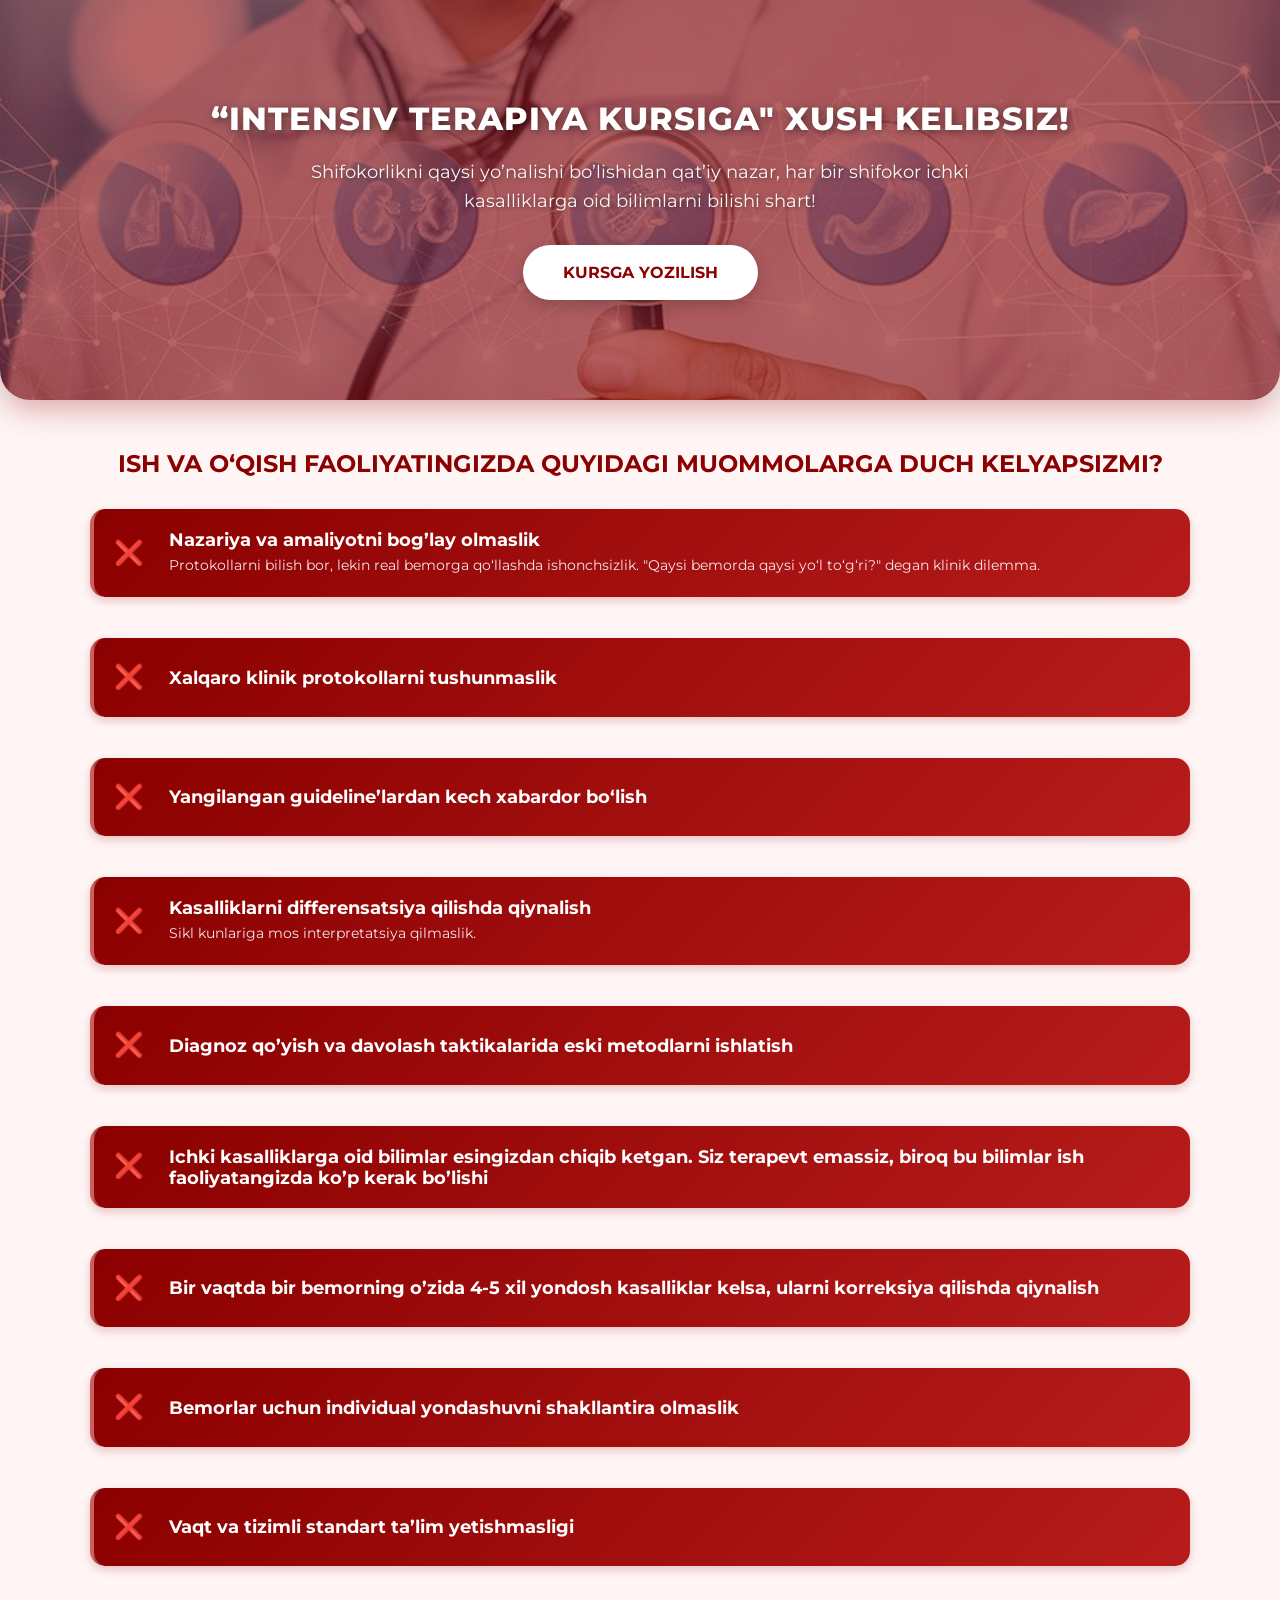
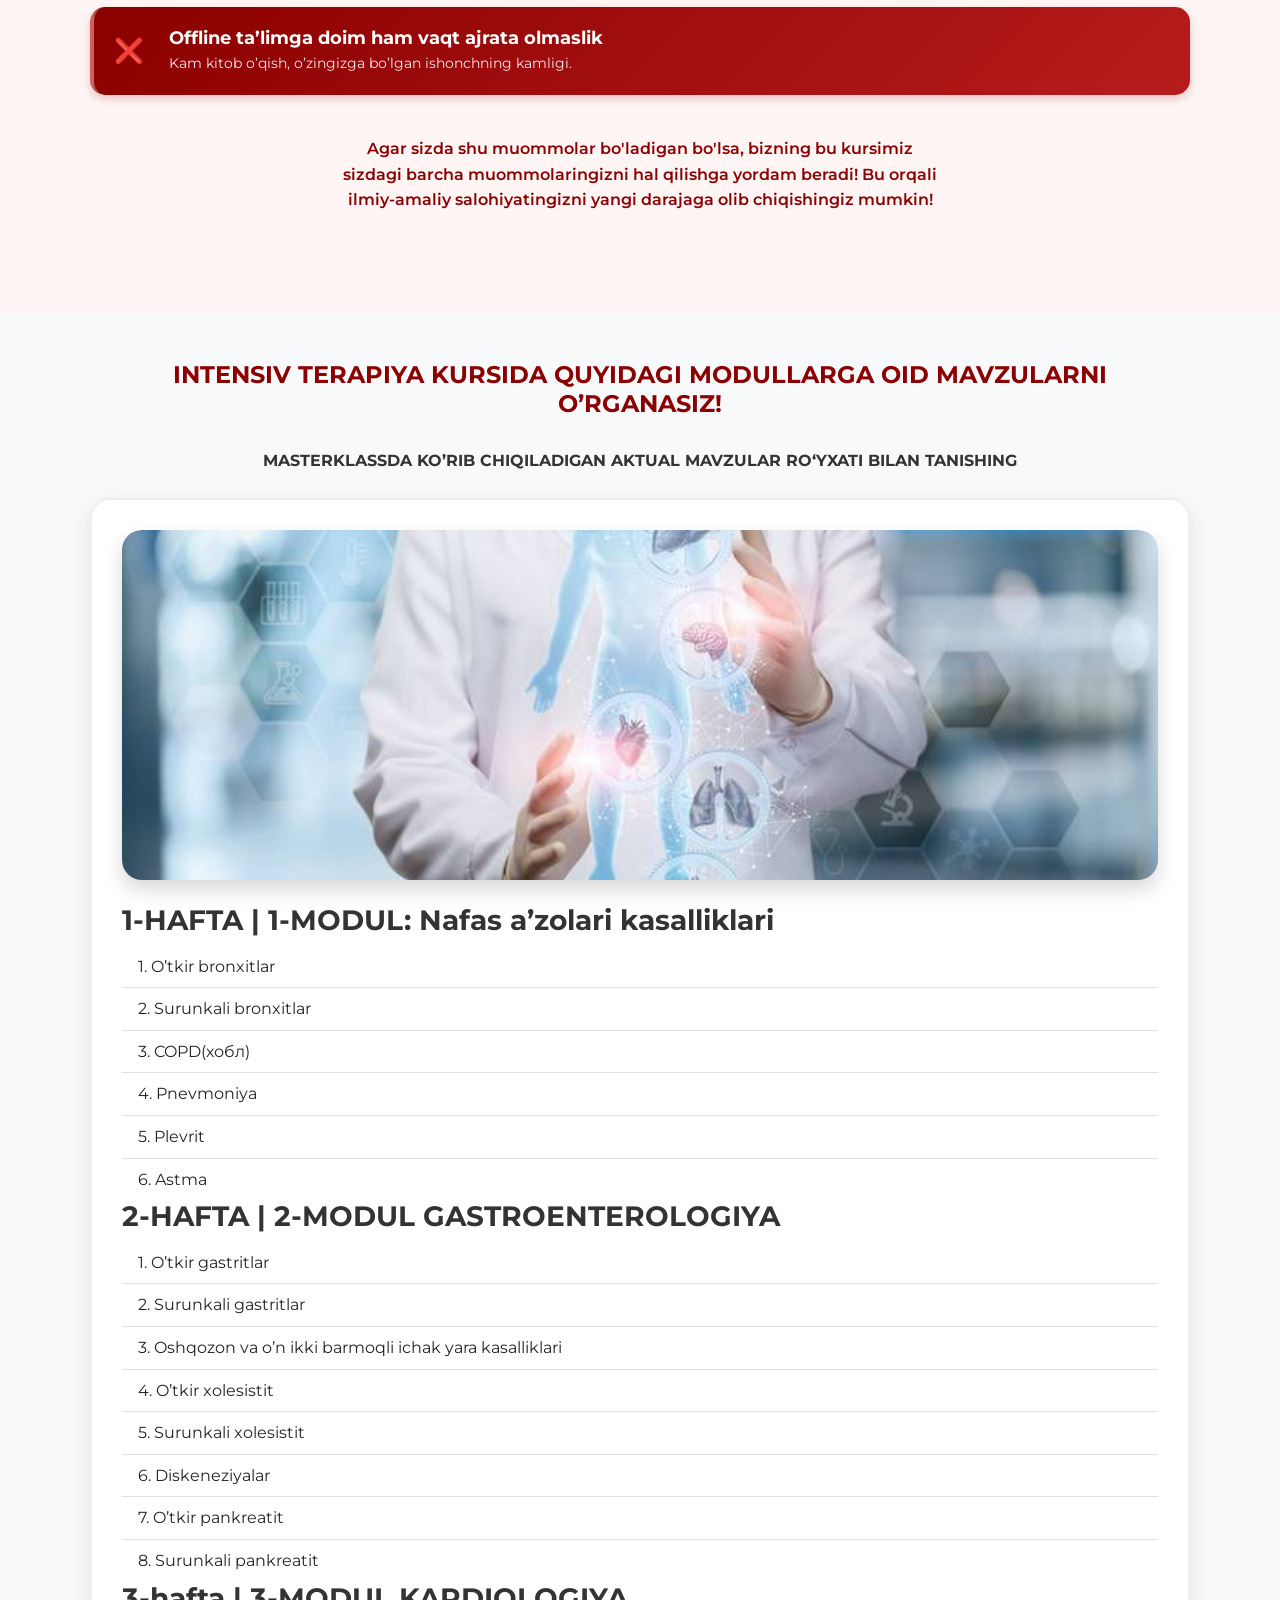
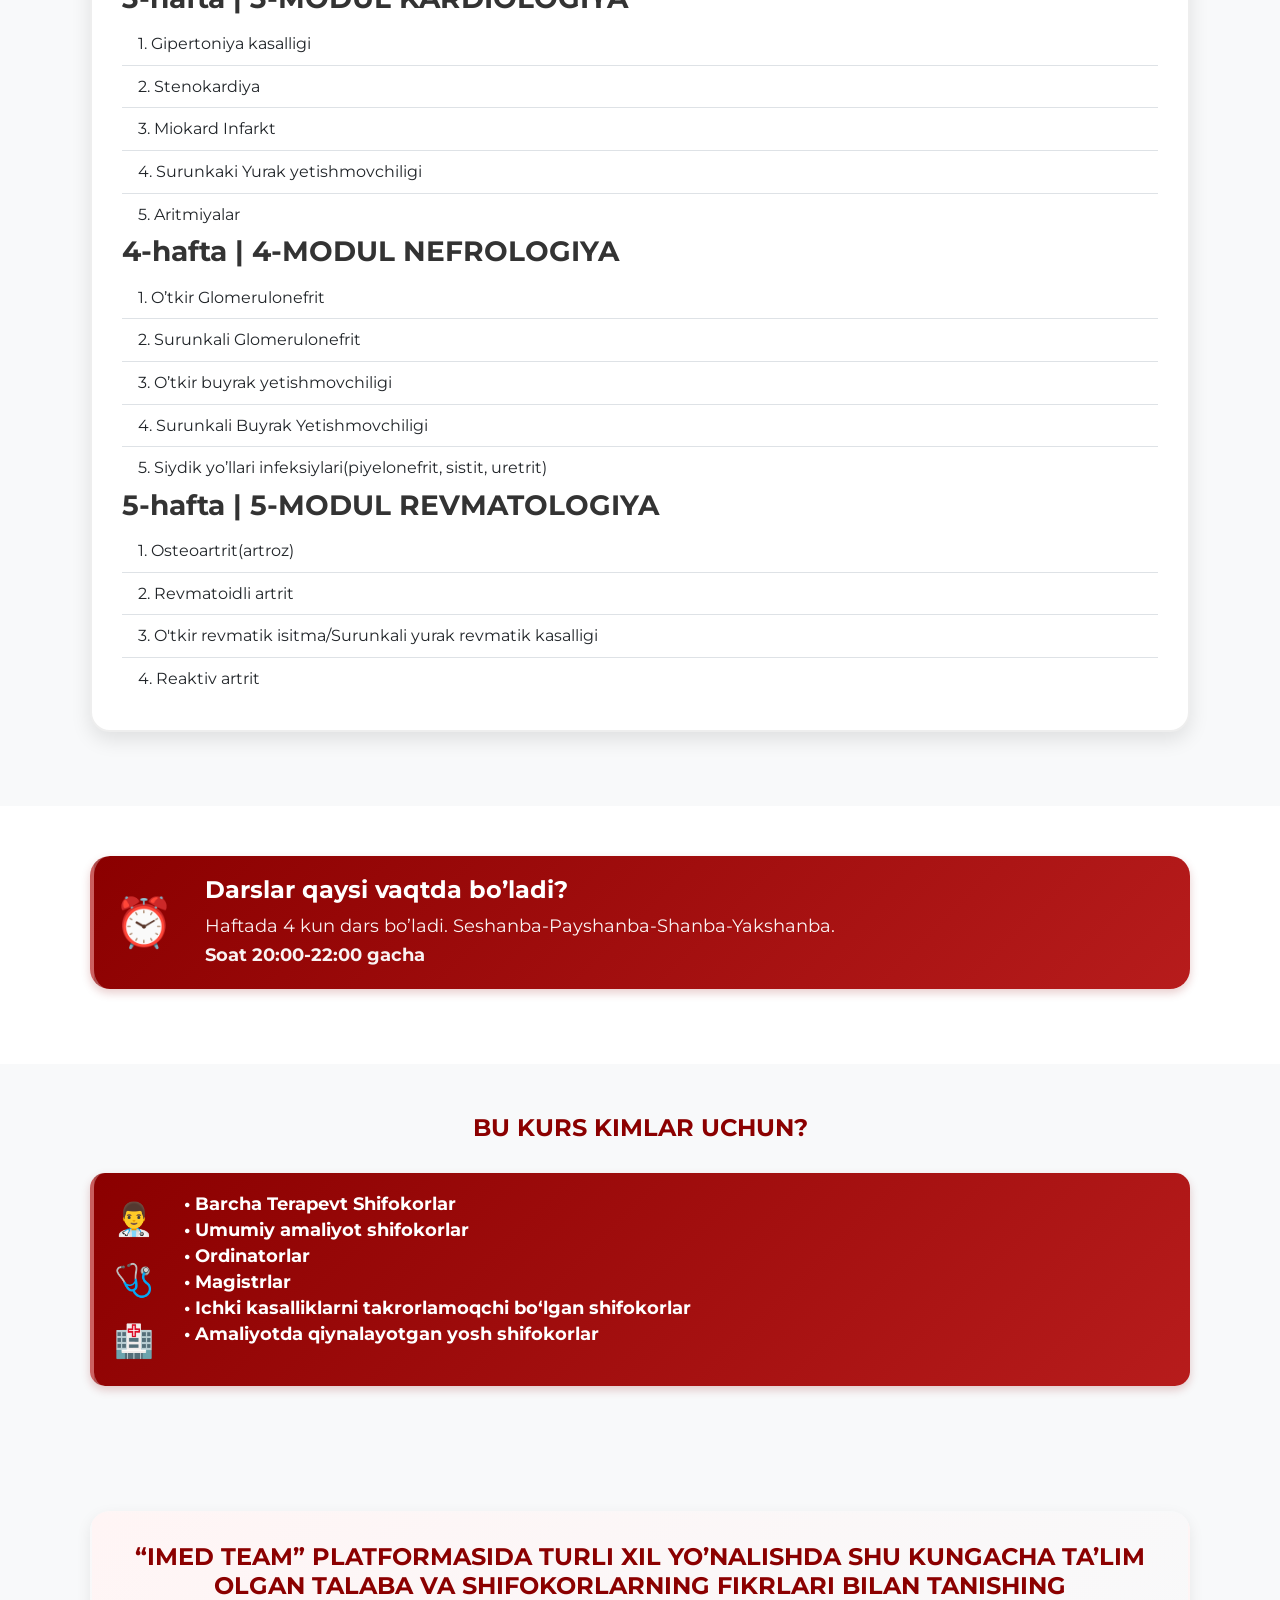
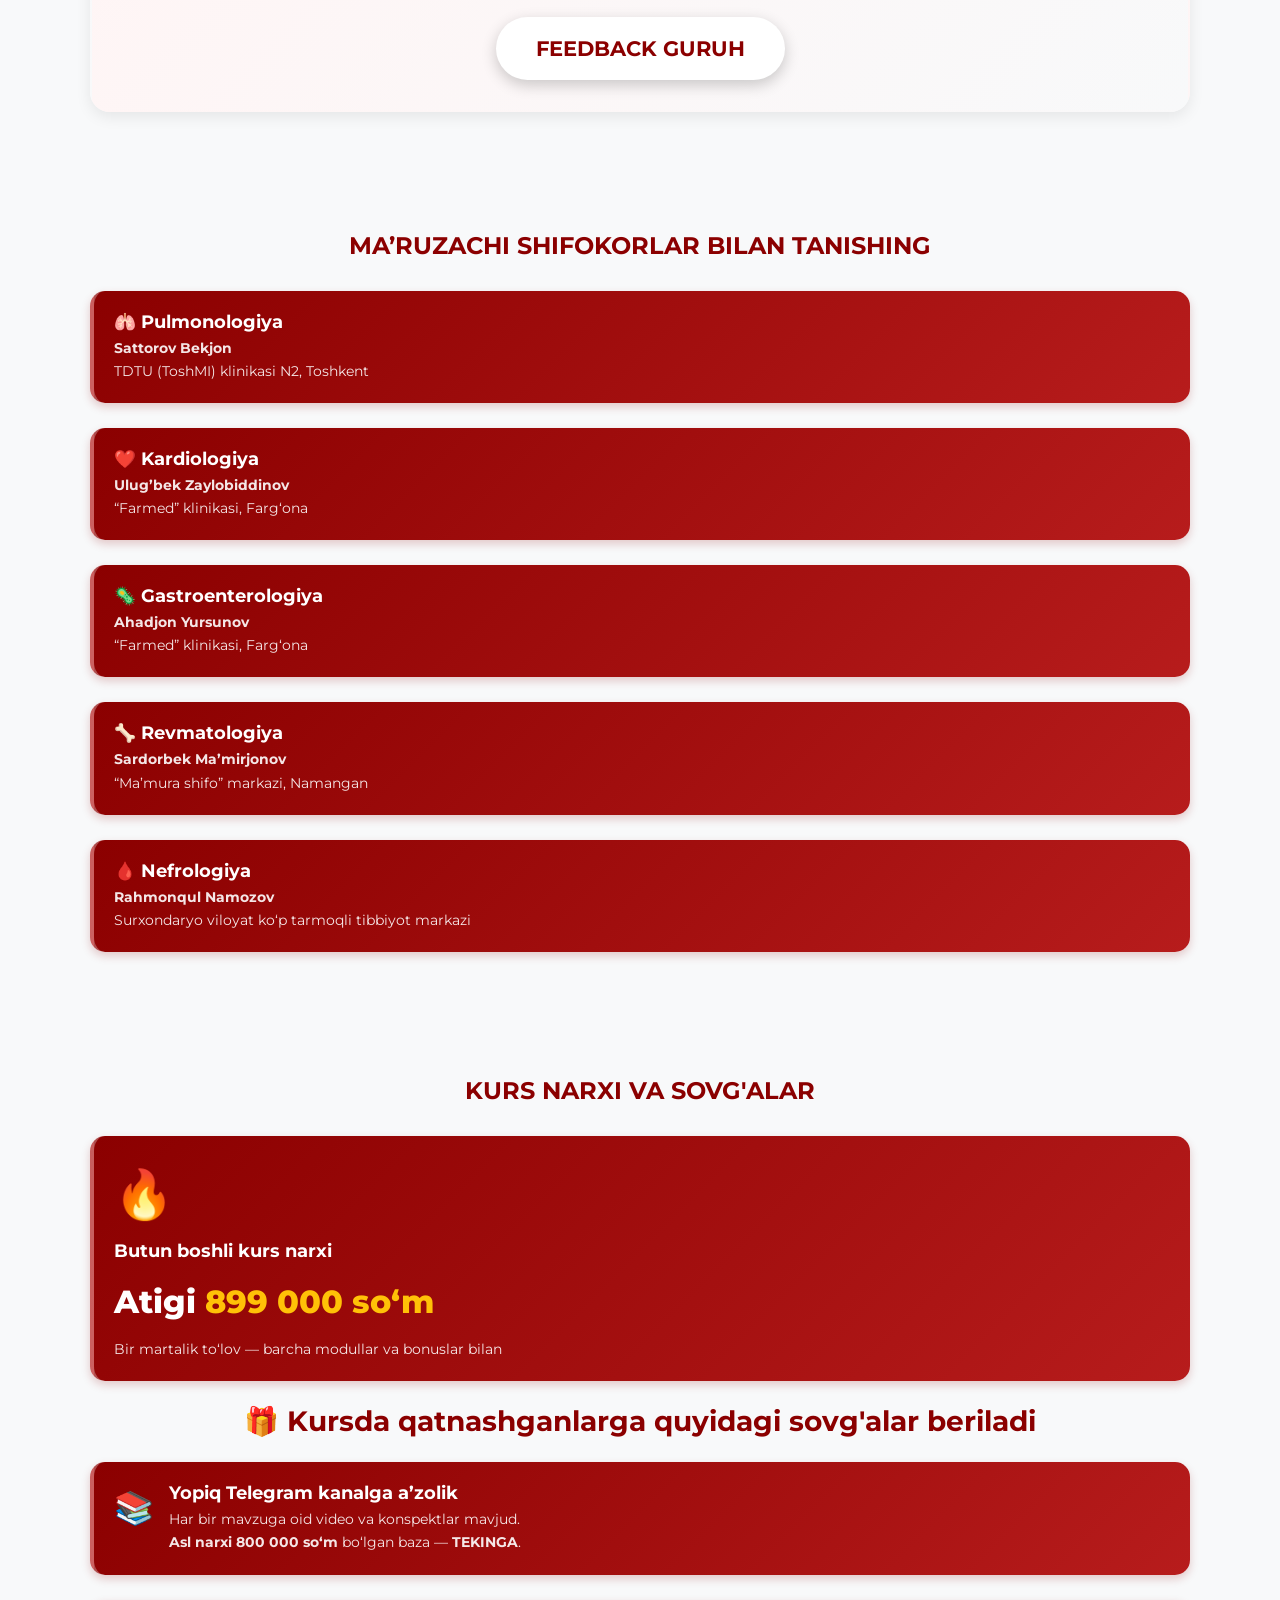
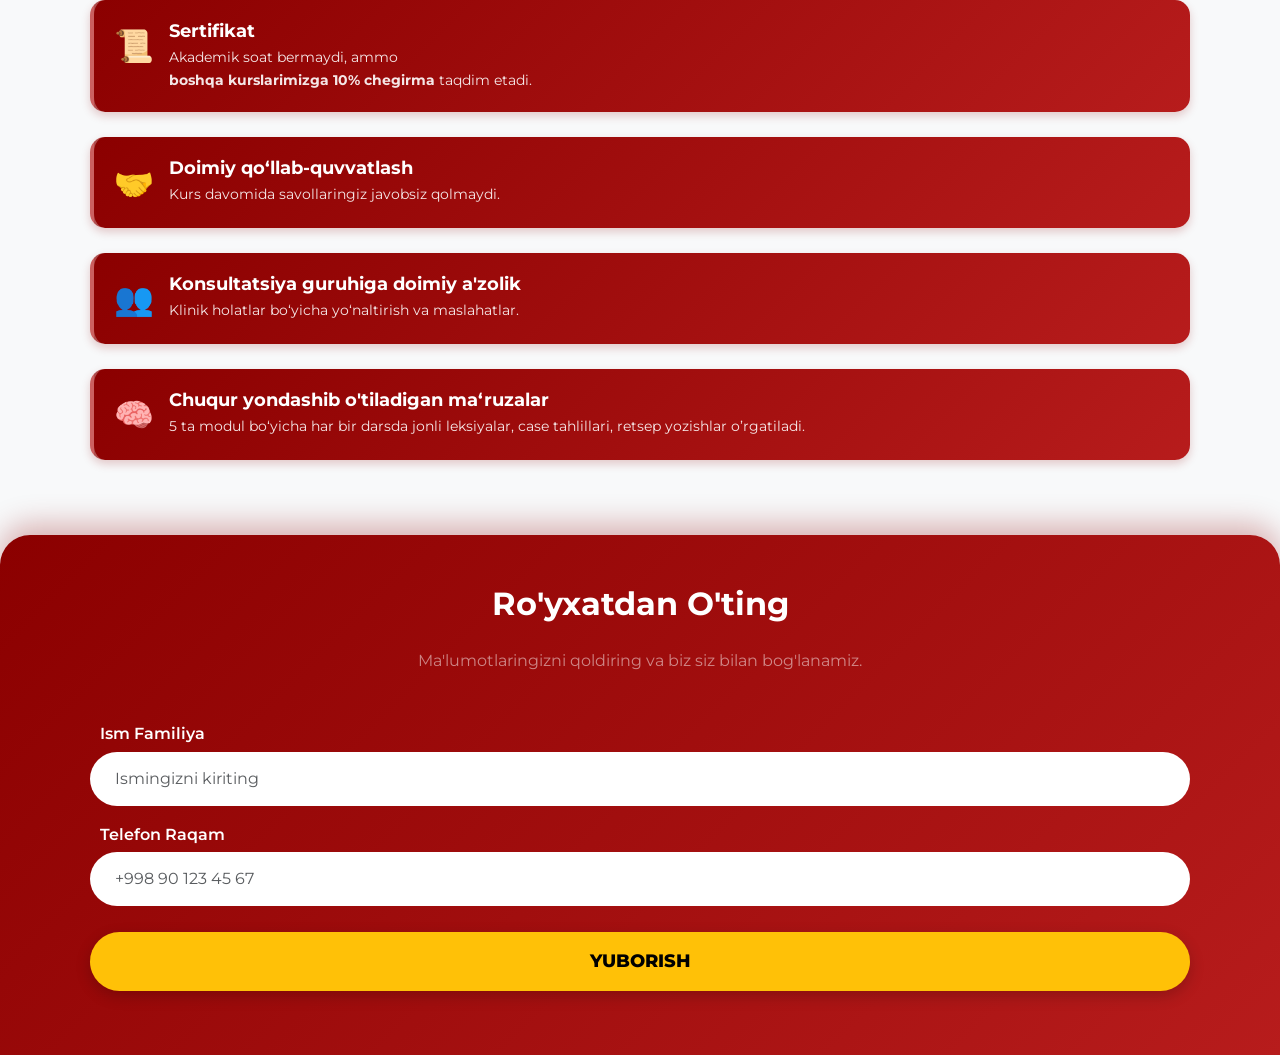
<file: terapiya.html>
<!DOCTYPE html>
<html lang="uz">

<head>
    <meta charset="UTF-8">
    <meta name="viewport" content="width=device-width, initial-scale=1.0">
    <title>Intensiv Terapiya kursi</title>
    <!-- Bootstrap 5 CSS -->
    <link href="https://cdn.jsdelivr.net/npm/bootstrap@5.3.0/dist/css/bootstrap.min.css" rel="stylesheet">
    <!-- Google Fonts -->
    <link href="https://fonts.googleapis.com/css2?family=Montserrat:wght@400;600;700;800&display=swap" rel="stylesheet">
    <link rel="stylesheet" href="styles.css">
</head>

<body>

    <!-- Hero Section -->
    <section class="hero-section">
        <div class="container">
            <h1 class="hero-title">“INTENSIV TERAPIYA KURSIGA" XUSH KELIBSIZ!</h1>
            <p class="hero-subtitle">Shifokorlikni qaysi yo’nalishi bo’lishidan qat’iy nazar, har bir shifokor ichki
                kasalliklarga oid bilimlarni bilishi shart!</p>
            <a href="#signup" class="btn-custom-light">KURSGA YOZILISH</a>
        </div>
    </section>

    <!-- Problems Section -->
    <section class="section-padding" style="background-color: var(--problems-bg);">
        <div class="container">
            <h2 class="section-header">ISH VA OʻQISH FAOLIYATINGIZDA QUYIDAGI MUOMMOLARGA DUCH KELYAPSIZMI?</h2>

            <div class="d-flex flex-column gap-3">

                <div class="feature-item align-items-center">
                    <div class="feature-icon" style="font-size: 1.5rem;">❌</div>
                    <div>
                        <h3 class="feature-title mb-1">Nazariya va amaliyotni bog’lay olmaslik</h3>
                        <p class="feature-text small">Protokollarni bilish bor, lekin real bemorga qo‘llashda
                            ishonchsizlik. "Qaysi bemorda qaysi yo‘l to‘g‘ri?" degan klinik dilemma.</p>
                    </div>
                </div>

                <div class="feature-item align-items-center">
                    <div class="feature-icon" style="font-size: 1.5rem;">❌</div>
                    <div>
                        <h3 class="feature-title mb-0">Xalqaro klinik protokollarni tushunmaslik</h3>
                    </div>
                </div>

                <div class="feature-item align-items-center">
                    <div class="feature-icon" style="font-size: 1.5rem;">❌</div>
                    <div>
                        <h3 class="feature-title mb-0">Yangilangan guideline’lardan kech xabardor bo‘lish</h3>
                    </div>
                </div>

                <div class="feature-item align-items-center">
                    <div class="feature-icon" style="font-size: 1.5rem;">❌</div>
                    <div>
                        <h3 class="feature-title mb-1">Kasalliklarni differensatsiya qilishda qiynalish</h3>
                        <p class="feature-text small">Sikl kunlariga mos interpretatsiya qilmaslik.</p>
                    </div>
                </div>

                <div class="feature-item align-items-center">
                    <div class="feature-icon" style="font-size: 1.5rem;">❌</div>
                    <div>
                        <h3 class="feature-title mb-0">Diagnoz qo’yish va davolash taktikalarida eski metodlarni
                            ishlatish</h3>
                    </div>
                </div>

                <div class="feature-item align-items-center">
                    <div class="feature-icon" style="font-size: 1.5rem;">❌</div>
                    <div>
                        <h3 class="feature-title mb-0">Ichki kasalliklarga oid bilimlar esingizdan chiqib ketgan. Siz
                            terapevt emassiz, biroq bu bilimlar ish faoliyatangizda ko’p kerak bo’lishi</h3>
                    </div>
                </div>

                <div class="feature-item align-items-center">
                    <div class="feature-icon" style="font-size: 1.5rem;">❌</div>
                    <div>
                        <h3 class="feature-title mb-0">Bir vaqtda bir bemorning o’zida 4-5 xil yondosh kasalliklar
                            kelsa, ularni korreksiya qilishda qiynalish</h3>
                    </div>
                </div>

                <div class="feature-item align-items-center">
                    <div class="feature-icon" style="font-size: 1.5rem;">❌</div>
                    <div>
                        <h3 class="feature-title mb-0">Bemorlar uchun individual yondashuvni shakllantira olmaslik</h3>
                    </div>
                </div>

                <div class="feature-item align-items-center">
                    <div class="feature-icon" style="font-size: 1.5rem;">❌</div>
                    <div>
                        <h3 class="feature-title mb-0">Vaqt va tizimli standart ta’lim yetishmasligi</h3>
                    </div>
                </div>

                <div class="feature-item align-items-center">
                    <div class="feature-icon" style="font-size: 1.5rem;">❌</div>
                    <div>
                        <h3 class="feature-title mb-1">Offline ta’limga doim ham vaqt ajrata olmaslik</h3>
                        <p class="feature-text small">Kam kitob o’qish, o’zingizga bo’lgan ishonchning kamligi.</p>
                    </div>
                </div>

                <p class="text-center mb-5"
                    style="max-width: 600px; margin: 0 auto; color: var(--primary-red); font-weight: 600;">
                    Agar sizda shu muommolar bo'ladigan bo'lsa, bizning bu kursimiz sizdagi barcha muommolaringizni hal
                    qilishga yordam beradi! Bu orqali ilmiy-amaliy salohiyatingizni yangi darajaga olib chiqishingiz
                    mumkin!
                </p>

            </div>
        </div>
    </section>

    <!-- Course Info Section (Topics) -->
    <section class="section-padding course-section">
        <div class="container">
            <h2 class="section-header">Intensiv Terapiya kursida quyidagi modullarga oid mavzularni o’rganasiz!</h2>
            <p class="text-center mb-4 fw-bold">MASTERKLASSDA KO’RIB CHIQILADIGAN AKTUAL MAVZULAR ROʻYXATI BILAN
                TANISHING</p>

            <div class="course-card mb-4 text-start">
                <img src="./assets/masterklass.jpg" alt="Masterklass" class="img-fluid img-rounded-custom mb-4 w-100"
                    style="object-fit: cover; max-height: 350px;">

                <h3>1-HAFTA | 1-MODUL: Nafas a’zolari kasalliklari</h3>

                <ul class="list-group list-group-flush">
                    <li class="list-group-item">1. O’tkir bronxitlar</li>
                    <li class="list-group-item">2. Surunkali bronxitlar</li>
                    <li class="list-group-item">3. COPD(хобл)</li>
                    <li class="list-group-item">4. Pnevmoniya </li>
                    <li class="list-group-item">5. Plevrit</li>
                    <li class="list-group-item">6. Astma</li>
                </ul>

                <h3>2-HAFTA | 2-MODUL GASTROENTEROLOGIYA</h3>

                <ul class="list-group list-group-flush">
                    <li class="list-group-item">1. O’tkir gastritlar</li>
                    <li class="list-group-item">2. Surunkali gastritlar</li>
                    <li class="list-group-item">3. Oshqozon va o’n ikki barmoqli ichak yara kasalliklari</li>
                    <li class="list-group-item">4. O’tkir xolesistit </li>
                    <li class="list-group-item">5. Surunkali xolesistit</li>
                    <li class="list-group-item">6. Diskeneziyalar</li>
                    <li class="list-group-item">7. O’tkir pankreatit</li>
                    <li class="list-group-item">8. Surunkali pankreatit</li>
                </ul>

                <h3>3-hafta | 3-MODUL KARDIOLOGIYA</h3>

                <ul class="list-group list-group-flush">
                    <li class="list-group-item">1. Gipertoniya kasalligi</li>
                    <li class="list-group-item">2. Stenokardiya</li>
                    <li class="list-group-item">3. Miokard Infarkt</li>
                    <li class="list-group-item">4. Surunkaki Yurak yetishmovchiligi </li>
                    <li class="list-group-item">5. Aritmiyalar</li>
                </ul>

                <h3>4-hafta | 4-MODUL NEFROLOGIYA</h3>

                <ul class="list-group list-group-flush">
                    <li class="list-group-item">1. O’tkir Glomerulonefrit</li>
                    <li class="list-group-item">2. Surunkali Glomerulonefrit</li>
                    <li class="list-group-item">3. O’tkir buyrak yetishmovchiligi</li>
                    <li class="list-group-item">4. Surunkali Buyrak Yetishmovchiligi </li>
                    <li class="list-group-item">5. Siydik yo’llari infeksiylari(piyelonefrit, sistit, uretrit)</li>
                </ul>

                <h3>5-hafta | 5-MODUL REVMATOLOGIYA</h3>

                <ul class="list-group list-group-flush">
                    <li class="list-group-item">1. Osteoartrit(artroz)</li>
                    <li class="list-group-item">2. Revmatoidli artrit</li>
                    <li class="list-group-item">3. O'tkir revmatik isitma/Surunkali yurak revmatik kasalligi</li>
                    <li class="list-group-item">4. Reaktiv artrit </li>
                </ul>
            </div>
        </div>
    </section>

    <!-- Lesson Schedule Section -->
    <section class="section-padding" style="background-color: var(--white);">
        <div class="container">
            <div class="feature-item align-items-center" style="background: var(--gradient-red); border-radius: 20px;">
                <div class="feature-icon" style="font-size: 3rem; color: #fff;">⏰</div>
                <div class="ms-3">
                    <h2 class="text-white mb-2" style="font-size: 1.5rem;">Darslar qaysi vaqtda bo’ladi?</h2>
                    <p class="text-white mb-0" style="font-size: 1.1rem; opacity: 0.95;">
                        Haftada 4 kun dars bo’ladi. Seshanba-Payshanba-Shanba-Yakshanba. <br>
                        <strong>Soat 20:00-22:00 gacha</strong>
                    </p>
                </div>
            </div>
        </div>
    </section>

    <!-- Features Section (Audience/Benefits) -->
    <section class="section-padding features-section">
        <div class="container">
            <h2 class="section-header">Bu kurs kimlar uchun?</h2>

            <div class="feature-item">
                <div class="icons-vertical">
                    <div class="feature-icon">👨‍⚕️</div>
                    <div class="feature-icon">🩺</div>
                    <div class="feature-icon">🏥</div>
                </div>

                <div>
                    <h3 class="feature-title">• Barcha Terapevt Shifokorlar</h3>
                    <h3 class="feature-title">• Umumiy amaliyot shifokorlar</h3>
                    <h3 class="feature-title">• Ordinatorlar</h3>
                    <h3 class="feature-title">• Magistrlar</h3>
                    <h3 class="feature-title">• Ichki kasalliklarni takrorlamoqchi bo‘lgan shifokorlar</h3>
                    <h3 class="feature-title">• Amaliyotda qiynalayotgan yosh shifokorlar</h3>
                </div>
            </div>
        </div>
    </section>

    <!-- Testimonials Section -->
    <section class="section-padding testimonials-section">
        <div class="container">
            <div class="testimonial-card text-center">
                <h2 class="section-header mb-3">
                    “iMed Team” platformasida turli xil yo’nalishda shu kungacha
                    ta’lim olgan talaba va shifokorlarning fikrlari bilan tanishing
                </h2>
                <div style="font-size: 1.3rem; font-weight: 700; color: var(--primary-red);">
                    <button class="btn-custom-light"
                        onclick="window.open('https://t.me/imedteam_feedback', '_blank')">Feedback Guruh</button>
                </div>
            </div>
        </div>
    </section>

    <!--Instructors section-->
    <section class="section-padding features-section">
        <div class="container">
            <h2 class="section-header">Ma’ruzachi shifokorlar bilan tanishing</h2>

            <div class="feature-item">
                <div>
                    <h3 class="feature-title">🫁 Pulmonologiya</h3>
                    <p class="feature-text">
                        <b>Sattorov Bekjon</b><br>
                        TDTU (ToshMI) klinikasi N2, Toshkent
                    </p>
                </div>
            </div>

            <div class="feature-item">
                <div>
                    <h3 class="feature-title">❤️ Kardiologiya</h3>
                    <p class="feature-text">
                        <b>Ulug’bek Zaylobiddinov</b><br>
                        “Farmed” klinikasi, Farg‘ona
                    </p>
                </div>
            </div>

            <div class="feature-item">
                <div>
                    <h3 class="feature-title">🦠 Gastroenterologiya</h3>
                    <p class="feature-text">
                        <b>Ahadjon Yursunov</b><br>
                        “Farmed” klinikasi, Farg‘ona
                    </p>
                </div>
            </div>

            <div class="feature-item">
                <div>
                    <h3 class="feature-title">🦴 Revmatologiya</h3>
                    <p class="feature-text">
                        <b>Sardorbek Ma’mirjonov</b><br>
                        “Ma’mura shifo” markazi, Namangan
                    </p>
                </div>
            </div>

            <div class="feature-item">
                <div>
                    <h3 class="feature-title">🩸 Nefrologiya</h3>
                    <p class="feature-text">
                        <b>Rahmonqul Namozov</b><br>
                        Surxondaryo viloyat ko‘p tarmoqli tibbiyot markazi
                    </p>
                </div>
            </div>
        </div>
    </section>


    <!--Price and bonuses section-->
    <section class="section-padding features-section">
        <div class="container">
            <h2 class="section-header">Kurs narxi va sovg'alar</h2>
            <div class="feature-item text-center mb-4" style="flex-direction: column;">
                <div class="feature-icon" style="font-size: 3rem;">🔥</div>
                <h3 class="feature-title mt-2">Butun boshli kurs narxi</h3>
                <p style="font-size: 2rem; font-weight: 800; color: #fff; margin: 10px 0;">
                    Atigi <span style="color:#FFC107;">899 000 so‘m</span>
                </p>
                <p class="feature-text">
                    Bir martalik to‘lov — barcha modullar va bonuslar bilan
                </p>
            </div>

            <!-- GIFTS -->
            <h3 class="text-center mb-4 fw-bold" style="color: var(--primary-red);">
                🎁 Kursda qatnashganlarga quyidagi sovg'alar beriladi
            </h3>

            <div class="feature-item">
                <div class="feature-icon">📚</div>
                <div>
                    <h3 class="feature-title">
                        Yopiq Telegram kanalga a’zolik
                    </h3>
                    <p class="feature-text">
                        Har bir mavzuga oid video va konspektlar mavjud.<br>
                        <b>Asl narxi 800 000 so‘m</b> bo‘lgan baza — <b>TEKINGA</b>.
                    </p>
                </div>
            </div>

            <div class="feature-item">
                <div class="feature-icon">📜</div>
                <div>
                    <h3 class="feature-title">
                        Sertifikat
                    </h3>
                    <p class="feature-text">
                        Akademik soat bermaydi, ammo<br>
                        <b>boshqa kurslarimizga 10% chegirma</b> taqdim etadi.
                    </p>
                </div>
            </div>

            <div class="feature-item">
                <div class="feature-icon">🤝</div>
                <div>
                    <h3 class="feature-title">
                        Doimiy qo‘llab-quvvatlash
                    </h3>
                    <p class="feature-text">
                        Kurs davomida savollaringiz javobsiz qolmaydi.
                    </p>
                </div>
            </div>

            <div class="feature-item">
                <div class="feature-icon">👥</div>
                <div>
                    <h3 class="feature-title">
                        Konsultatsiya guruhiga doimiy a'zolik
                    </h3>
                    <p class="feature-text">
                        Klinik holatlar bo‘yicha yo‘naltirish va maslahatlar.
                    </p>
                </div>
            </div>

            <div class="feature-item">
                <div class="feature-icon">🧠</div>
                <div>
                    <h3 class="feature-title">
                        Chuqur yondashib o'tiladigan ma‘ruzalar
                    </h3>
                    <p class="feature-text">
                        5 ta modul bo‘yicha har bir darsda jonli leksiyalar, case tahlillari, retsep yozishlar
                        o’rgatiladi.
                    </p>
                </div>
            </div>

        </div>
    </section>


    <!-- Form Section -->
    <section id="signup" class="section-padding form-section">
        <div class="container">
            <h2 class="text-center mb-4 text-white">Ro'yxatdan O'ting</h2>
            <p class="text-center mb-5 text-white-50">Ma'lumotlaringizni qoldiring va biz siz bilan bog'lanamiz.</p>

            <form id="courseForm">
                <div class="mb-3">
                    <label for="name" class="form-label text-white">Ism Familiya</label>
                    <input type="text" class="form-control" id="name" name="name" required
                        placeholder="Ismingizni kiriting">
                </div>

                <div class="mb-3">
                    <label for="phone" class="form-label text-white">Telefon Raqam</label>
                    <input type="tel" class="form-control" id="phone" name="phone" required
                        placeholder="+998 90 123 45 67">
                </div>
                <input type="hidden" name="page" value="Terapiya">

                <button type="submit" class="btn-submit">YUBORISH</button>
            </form>

            <div id="formMessage" class="mt-4 text-center fw-bold text-white"></div>
        </div>
    </section>

    <script>
        const scriptURL = 'https://script.google.com/macros/s/AKfycbwP-SKx43wfITFSWNgaCMx2Rn1xuQMq_xcO0MHOuPdSWDoFuWdKaTaqXI_FC_oAcyve/exec';

        document.addEventListener('DOMContentLoaded', () => {
            const form = document.getElementById('courseForm');
            const message = document.getElementById('formMessage');
            if (!form) return;

            form.addEventListener('submit', async (e) => {
                e.preventDefault();

                const btn = form.querySelector('button[type="submit"]');
                const originalText = btn ? btn.textContent : 'YUBORISH';

                const name = (form.querySelector('#name')?.value || '').trim();
                const numberRaw = (form.querySelector('#phone')?.value || '').trim();
                if (!name || !numberRaw) {
                    alert("Iltimos ism va telefon raqamni to'ldiring");
                    return;
                }

                const number = numberRaw.replace(/\s/g, '');
                if (!/^\+998\d{9}$/.test(number)) {
                    alert("Telefon raqam +998 bilan bo‘lsin. Masalan: +998901234567");
                    return;
                }

                if (btn) { btn.disabled = true; btn.textContent = "YUBORILMOQDA..."; }
                if (message) { message.textContent = ""; message.style.color = "white"; }

                const data = new URLSearchParams();
                data.append('name', name);
                data.append('phone', number);
                data.append('page', 'Terapiya');

                try {
                    await fetch(scriptURL, {
                        method: 'POST',
                        mode: 'no-cors',
                        body: data
                    });

                    // Success - Google Apps Script doesn't return readable response with no-cors
                    if (message) { message.textContent = "Muvaffaqiyatli yuborildi! ✅"; }
                    form.reset();

                    if (btn) {
                        btn.textContent = "YUBORILDI";
                        setTimeout(() => {
                            btn.disabled = false;
                            btn.textContent = originalText;
                            if (message) message.textContent = "";
                        }, 2500);
                    }
                } catch (err) {
                    console.error(err);
                    if (message) {
                        message.textContent = "Xatolik: Qayta urinib ko'ring";
                        message.style.color = "#ffcccc";
                    }
                    if (btn) { btn.disabled = false; btn.textContent = originalText; }
                }
            });
        });
    </script>


</body>

</html>
</file>
<file: styles.css>
:root {
    --primary-red: #8B0000;
    --primary-light: #B71C1C;
    --white: #ffffff;
    --light-bg: #f8f9fa;
    --problems-bg: #FFF5F5;
    --text-dark: #333333;
    --gradient-red: linear-gradient(135deg, #8B0000 0%, #B71C1C 100%);
}

* {
    box-sizing: border-box;
    margin: 0;
    padding: 0;
}

body {
    font-family: 'Montserrat', sans-serif;
    background-color: var(--light-bg);
    color: var(--text-dark);
    line-height: 1.6;
    overflow-x: hidden;
}

.container {
    width: 100%;
    max-width: 1140px;
    margin: 0 auto;
    padding: 0 20px;
}

h1,
h2,
h3 {
    font-weight: 700;
}

.section-padding {
    padding: 50px 0;
}

.img-rounded-custom {
    border-radius: 20px;
    box-shadow: 0 10px 20px rgba(0, 0, 0, 0.15);
}

/* Hero Section */
.hero-section {
    background: linear-gradient(135deg, rgba(139, 0, 0, 0.6), rgba(139, 0, 0, 0.6)), url('assets/hero.jpg') center center/cover no-repeat;
    color: var(--white);
    text-align: center;
    padding: 100px 20px;
    border-bottom-right-radius: 30px;
    border-bottom-left-radius: 30px;
    box-shadow: 0 10px 30px rgba(139, 0, 0, 0.3);
    position: relative;
    overflow: hidden;
    min-height: 400px;
}

.hero-title {
    font-size: 2rem;
    text-transform: uppercase;
    margin-bottom: 20px;
    text-shadow: 2px 2px 8px rgba(0, 0, 0, 0.5);
    font-weight: 800;
    letter-spacing: 1px;
}

.hero-subtitle {
    font-size: 1.1rem;
    opacity: 0.95;
    margin-bottom: 30px;
    text-shadow: 1px 1px 4px rgba(0, 0, 0, 0.4);
    max-width: 700px;
    margin-left: auto;
    margin-right: auto;
}

/* Specific background for EKG hero */
.ekg-hero {
    background: linear-gradient(135deg, rgba(139, 0, 0, 0.4) 0%, rgba(183, 28, 28, 0.4) 100%),
        url('assets/hero-ekg.webp') center center/cover no-repeat;
}

/* Buttons */
.btn-custom-light {
    background-color: var(--white);
    color: var(--primary-red);
    padding: 15px 40px;
    border-radius: 50px;
    font-weight: 700;
    text-transform: uppercase;
    border: none;
    box-shadow: 0 5px 15px rgba(0, 0, 0, 0.2);
    transition: transform 0.2s;
    text-decoration: none;
    display: inline-block;
}

.btn-custom-light:active {
    transform: scale(0.95);
}

.btn-submit {
    background-color: #FFC107;
    color: #000;
    width: 100%;
    padding: 15px;
    border-radius: 50px;
    font-weight: 800;
    font-size: 1.1rem;
    text-transform: uppercase;
    border: none;
    margin-top: 10px;
    box-shadow: 0 5px 15px rgba(0, 0, 0, 0.2);
}

/* General Layout Elements */
.section-header {
    text-align: center;
    margin-bottom: 30px;
    color: var(--primary-red);
    font-size: 1.5rem;
    text-transform: uppercase;
}

.feature-item {
    display: flex;
    align-items: flex-start;
    margin-bottom: 25px;
    background: var(--gradient-red);
    padding: 20px;
    border-radius: 15px;
    box-shadow: 0 4px 10px rgba(139, 0, 0, 0.2);
    transition: all 0.3s ease;
    border-left: 4px solid rgba(255, 255, 255, 0.3);
}

.feature-item:hover {
    transform: translateY(-3px);
    box-shadow: 0 8px 20px rgba(139, 0, 0, 0.4);
    border-left-color: var(--white);
}

.feature-icon {
    font-size: 2rem;
    color: var(--white);
    margin-right: 15px;
    min-width: 40px;
}

.feature-title {
    font-size: 1.1rem;
    font-weight: 700;
    margin-bottom: 5px;
    color: var(--white);
}

.feature-text {
    font-size: 0.9rem;
    color: rgba(255, 255, 255, 0.9);
    margin: 0;
}

.course-card {
    background: var(--white);
    border: 2px solid #eee;
    border-radius: 20px;
    padding: 30px;
    text-align: center;
    box-shadow: 0 8px 20px rgba(0, 0, 0, 0.1);
}

.testimonial-card {
    background: linear-gradient(135deg, #FFF5F5 0%, var(--light-bg) 100%);
    padding: 30px;
    border-radius: 20px;
    text-align: center;
    margin-bottom: 20px;
    position: relative;
    box-shadow: 0 5px 15px rgba(0, 0, 0, 0.08);
    transition: all 0.3s ease;
    border: 2px solid transparent;
}

.testimonial-card:hover {
    border-color: var(--primary-red);
    transform: scale(1.02);
    box-shadow: 0 8px 25px rgba(139, 0, 0, 0.15);
}

/* Form Section */
.form-section {
    background: var(--gradient-red);
    color: var(--white);
    border-top-right-radius: 30px;
    border-top-left-radius: 30px;
    padding-bottom: 40px;
    box-shadow: 0 -10px 30px rgba(139, 0, 0, 0.3);
    position: relative;
}

.form-label {
    font-weight: 600;
    margin-left: 10px;
    display: block;
    margin-bottom: 5px;
}

.form-control {
    width: 100%;
    border-radius: 50px;
    padding: 15px 25px;
    border: none;
    font-size: 1rem;
    margin-bottom: 15px;
}

/* Scrollbar */
::-webkit-scrollbar {
    width: 5px;
}

::-webkit-scrollbar-track {
    background: #f1f1f1;
}

::-webkit-scrollbar-thumb {
    background: var(--primary-red);
}

.icons-vertical {
    display: flex;
    flex-direction: column;
    gap: 10px;
    margin-right: 15px;
}

@media (max-width: 768px) {
    .hero-title {
        font-size: 1.5rem;
    }

    .section-padding {
        padding: 30px 0;
    }
}
</file>
<file: style-endokrin.css>
/* ===============================
   GLOBAL VARIABLES (GREEN THEME)
================================ */
:root {
    --primary-green: #1B5E20;
    /* Dark medical green */
    --primary-light: #2E7D32;
    /* Lighter green */
    --accent-green: #4CAF50;
    /* CTA green */
    --mint-bg: #F1F8F4;
    /* Soft background */
    --white: #ffffff;
    --text-dark: #263238;
    --problems-bg: #E8F5E9;

    --gradient-green: linear-gradient(135deg, #1B5E20, #4CAF50);
}

/* ===============================
   GLOBAL
================================ */
body {
    font-family: 'Montserrat', sans-serif;
    color: var(--text-dark);
    background-color: var(--white);
}

/* ===============================
   HERO SECTION
================================ */
.hero-section {
    background: var(--gradient-green);
    padding: 90px 0;
    text-align: center;
    color: #fff;
}

.hero-title {
    font-size: 2.6rem;
    font-weight: 800;
}

.hero-subtitle {
    max-width: 800px;
    margin: 20px auto 30px;
    font-size: 1.1rem;
    opacity: 0.95;
}

/* ===============================
   BUTTONS (GLOBAL)
================================ */
.btn-custom-light,
.btn-submit {
    background-color: var(--accent-green);
    color: #fff;
    padding: 14px 32px;
    border-radius: 10px;
    font-weight: 700;
    text-decoration: none;
    border: none;
    display: inline-block;
}

.btn-custom-light:hover,
.btn-submit:hover {
    background-color: #43A047;
}

/* ===============================
   SECTIONS
================================ */
.section-padding {
    padding: 80px 0;
}

.section-header {
    text-align: center;
    font-weight: 800;
    color: var(--primary-green);
    margin-bottom: 40px;
}

/* ===============================
   FEATURE ITEMS
================================ */
.feature-item {
    display: flex;
    gap: 20px;
    background: var(--white);
    padding: 25px;
    border-radius: 16px;
    box-shadow: 0 10px 30px rgba(0, 0, 0, 0.05);
}

.feature-icon {
    font-size: 2rem;
    color: var(--primary-green);
}

.feature-title {
    font-weight: 700;
    color: var(--primary-green);
}

.feature-text {
    color: #455A64;
}

/* ===============================
   COURSE CARD
================================ */
.course-card {
    background: var(--mint-bg);
    padding: 30px;
    border-radius: 20px;
}

.course-card h3 {
    color: var(--primary-green);
    font-weight: 800;
    margin-top: 30px;
}

/* ===============================
   LIST GROUP
================================ */
.list-group-item {
    background: transparent;
    border: none;
    padding-left: 0;
    color: #37474F;
}

/* ===============================
   TESTIMONIAL
================================ */
.testimonial-card {
    background: var(--mint-bg);
    padding: 50px;
    border-radius: 20px;
}

/* ===============================
   FORM SECTION
================================ */
.form-section {
    background: var(--gradient-green);
}

.form-control {
    padding: 14px;
    border-radius: 10px;
    border: none;
}

.form-control:focus {
    outline: none;
    box-shadow: 0 0 0 2px rgba(76, 175, 80, 0.4);
}

/* ===============================
   SMALL SCREENS
================================ */
@media (max-width: 768px) {
    .hero-title {
        font-size: 2rem;
    }

    .feature-item {
        flex-direction: column;
    }
}
</file>
